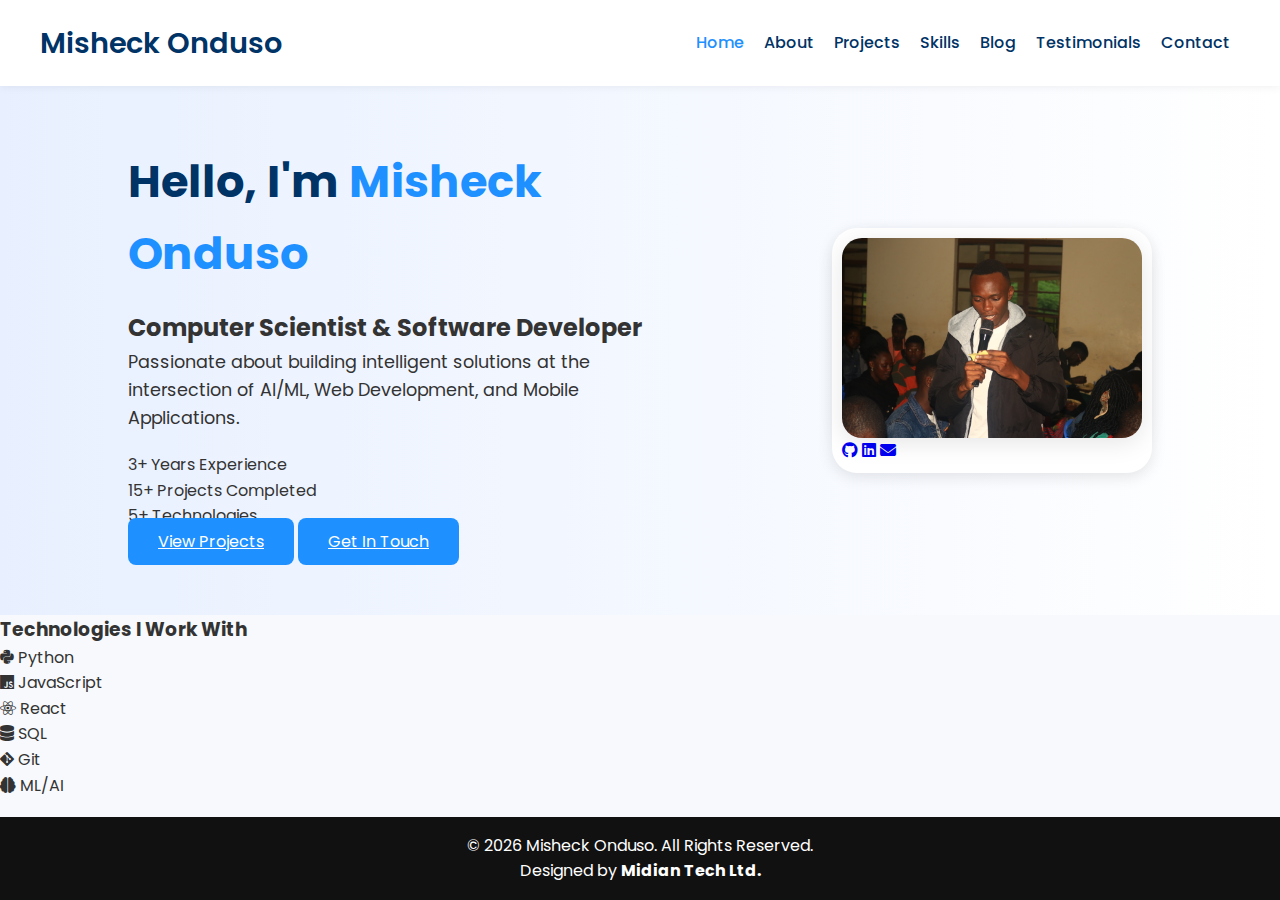
<file: index.html>
<!DOCTYPE html>
<html lang="en">
<head>
    <meta charset="UTF-8" />
    <meta name="viewport" content="width=device-width, initial-scale=1.0"/>
    <meta http-equiv="X-UA-Compatible" content="ie=edge" />
    <meta name="description" content="Misheck Onduso - Computer Scientist | Full-Stack Developer | AI/ML Enthusiast">
    <meta name="keywords" content="computer scientist, software developer, machine learning, web development, portfolio">
    <meta name="author" content="Misheck Onduso">
    <title>Misheck Onduso | Computer Scientist & Software Developer</title>
    <link rel="stylesheet" href="style1.css" />
    <link href="https://fonts.googleapis.com/css2?family=Poppins:wght@300;400;600;700&family=Inter:wght@400;600;700&display=swap" rel="stylesheet" />
    <link rel="stylesheet" href="https://cdnjs.cloudflare.com/ajax/libs/font-awesome/6.4.0/css/all.min.css" />

    <style>
        /* Bounce Animation */
        @keyframes bounce {
            0%, 100% {
                transform: translateY(0);
            }
            50% {
                transform: translateY(-15px); /* Move the button up by 15px */
            }
        }
 


        #cta-button {
            animation: bounce 1s infinite; /* Apply the bounce animation with a 1-second duration and infinite loop */
            padding: 10px 20px;
            font-size: 16px;
            background-color: #007bff;
            color: white;
            border: none;
            border-radius: 5px;
            cursor: pointer;
        }

        #cta-button:hover {
            background-color: #0056b3; /* Change color when hovered */
        }
        /* Hide nav-links by default on small screens */
.nav-links {
    display: none;
    flex-direction: column;
    background-color: #fff;
    position: absolute;
    top: 60px; /* Adjust based on navbar height */
    right: 10px;
    padding: 10px;
    box-shadow: 0 4px 15px rgba(0, 0, 0, 0.1);
    border-radius: 8px;
    z-index: 999;
}

/* Show nav-links when hamburger is clicked */
.nav-links.show {
    display: flex;
}

/* Make nav horizontal again on wider screens */
@media (min-width: 768px) {
    .nav-links {
        display: flex !important;
        flex-direction: row;
        position: static;
        box-shadow: none;
        background-color: transparent;
    }

    .hamburger {
        display: none;
    }
}

/* Optional: style for hamburger icon */
.hamburger {
    font-size: 24px;
    cursor: pointer;
    user-select: none;
}

  


.profile-wrapper {
    background-color: white;
    padding: 10px;
    border-radius: 25px; /* Rounded rectangle */
    display: inline-block;
    box-shadow: 0 4px 15px rgba(0, 0, 0, 0.1);
}

#profile-photo {
    display: block;
    width: 300px;
    height: auto;
    border-radius: 20px; /* Rounded rectangle shape */
    object-fit: cover;
    border: none;
}





    </style>
</head>
<body>

    <header>
        <nav class="navbar">
            <div class="logo">Misheck Onduso</div>
            <div class="hamburger" id="hamburger">&#9776;</div>
            <ul class="nav-links" id="nav-links">
                <li><a href="index.html" class="active">Home</a></li>
                <li><a href="About.html">About</a></li>
                <li><a href="Projects.html">Projects</a></li>
                <li><a href="skills.html">Skills</a></li>
                <li><a href="blog.html">Blog</a></li>
                <li><a href="testimonials.html">Testimonials</a></li>
                <li><a href="contact.html">Contact</a></li>
            </ul>
        </nav>
    </header>

    <section id="home" class="hero-section">
        <div class="home-content">
            <div class="text-content">
                <div class="hero-text">
                    <h1>Hello, I'm <span class="highlight">Misheck Onduso</span></h1>
                    <h2 class="typing-text">Computer Scientist & Software Developer</h2>
                    <p class="hero-description">
                        Passionate about building intelligent solutions at the intersection of 
                        <span class="tech-highlight">AI/ML</span>, 
                        <span class="tech-highlight">Web Development</span>, and 
                        <span class="tech-highlight">Mobile Applications</span>.
                    </p>
                    <div class="hero-stats">
                        <div class="stat-item">
                            <span class="stat-number">3+</span>
                            <span class="stat-label">Years Experience</span>
                        </div>
                        <div class="stat-item">
                            <span class="stat-number">15+</span>
                            <span class="stat-label">Projects Completed</span>
                        </div>
                        <div class="stat-item">
                            <span class="stat-number">5+</span>
                            <span class="stat-label">Technologies</span>
                        </div>
                    </div>
                    <div class="cta-buttons">
                        <a href="Projects.html" class="cta-btn primary">View Projects</a>
                        <a href="contact.html" class="cta-btn secondary">Get In Touch</a>
                    </div>
                </div>
            </div>
           <div class="profile-wrapper">
                <img src="onduso.JPG" alt="Misheck Onduso" id="profile-photo" />
                <div class="social-links">
                    <a href="https://github.com/Midian-Tech" target="_blank" class="social-link"><i class="fab fa-github"></i></a>
                    <a href="https://www.linkedin.com/in/misheck-onduso-6ab358271/?lipi=urn%3Ali%3Apage%3Ad_flagship3_feed%3BGgHYc9i4QnuZidwSzy6YkQ%3D%3D" target="_blank" class="social-link"><i class="fab fa-linkedin"></i></a>
                    <a href="mailto:m2547643@gmail.com" class="social-link"><i class="fas fa-envelope"></i></a>
                </div>
            </div>
        </div>
    </section>

    <section class="tech-stack">
        <div class="container">
            <h3>Technologies I Work With</h3>
            <div class="tech-icons">
                <div class="tech-item">
                    <i class="fab fa-python"></i>
                    <span>Python</span>
                </div>
                <div class="tech-item">
                    <i class="fab fa-js"></i>
                    <span>JavaScript</span>
                </div>
                <div class="tech-item">
                    <i class="fab fa-react"></i>
                    <span>React</span>
                </div>
                <div class="tech-item">
                    <i class="fas fa-database"></i>
                    <span>SQL</span>
                </div>
                <div class="tech-item">
                    <i class="fab fa-git-alt"></i>
                    <span>Git</span>
                </div>
                <div class="tech-item">
                    <i class="fas fa-brain"></i>
                    <span>ML/AI</span>
                </div>
            </div>
        </div>
    </section>

    <footer class="main-footer">
        <p>&copy; 2026 Misheck Onduso. All Rights Reserved.</p>
        <p>Designed by <strong>Midian Tech Ltd.</strong></p>
    </footer>

    <script>
        // Toggle hamburger menu
        const hamburger = document.getElementById('hamburger');
        const navLinks = document.getElementById('nav-links');

        hamburger.addEventListener('click', () => {
            navLinks.classList.toggle('show');
        });

        // Typing animation for hero text
        const typingTexts = [
            'Computer Scientist & Software Developer',
            'Full-Stack Developer',
            'AI/ML Enthusiast',
            'Problem Solver'
        ];
        let textIndex = 0;
        let charIndex = 0;
        let isDeleting = false;
        const typingSpeed = 100;
        const deletingSpeed = 50;
        const pauseTime = 2000;

        function typeText() {
            const currentText = typingTexts[textIndex];
            const typingElement = document.querySelector('.typing-text');
            
            if (!typingElement) return;
            
            if (!isDeleting) {
                typingElement.textContent = currentText.substring(0, charIndex + 1);
                charIndex++;
                
                if (charIndex === currentText.length) {
                    isDeleting = true;
                    setTimeout(typeText, pauseTime);
                    return;
                }
            } else {
                typingElement.textContent = currentText.substring(0, charIndex - 1);
                charIndex--;
                
                if (charIndex === 0) {
                    isDeleting = false;
                    textIndex = (textIndex + 1) % typingTexts.length;
                }
            }
            
            setTimeout(typeText, isDeleting ? deletingSpeed : typingSpeed);
        }

        // Start typing animation
        window.addEventListener('load', () => {
            setTimeout(typeText, 1000);
        });

        // Smooth scroll for navigation
        document.querySelectorAll('a[href^="#"]').forEach(anchor => {
            anchor.addEventListener('click', function (e) {
                e.preventDefault();
                const target = document.querySelector(this.getAttribute('href'));
                if (target) {
                    target.scrollIntoView({ behavior: 'smooth' });
                }
            });
        });
    </script>

</body>
</html>
</file>
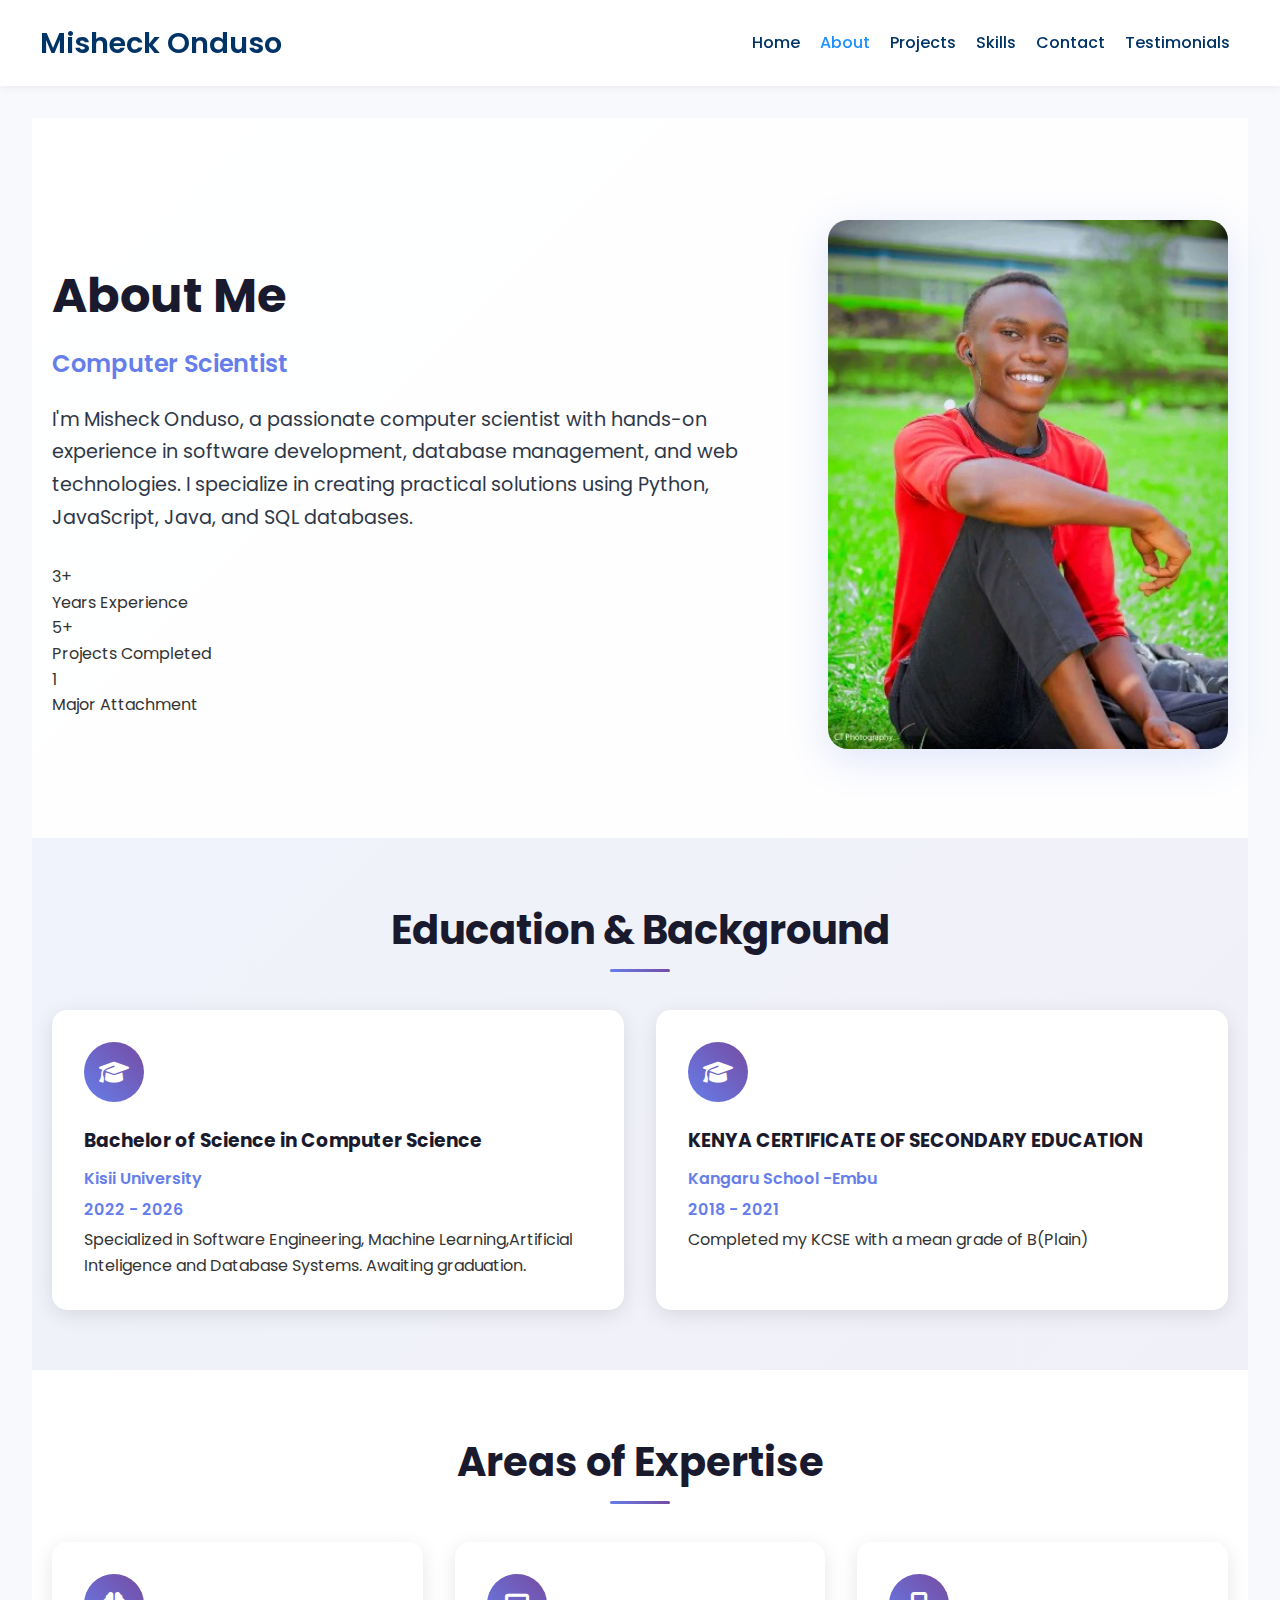
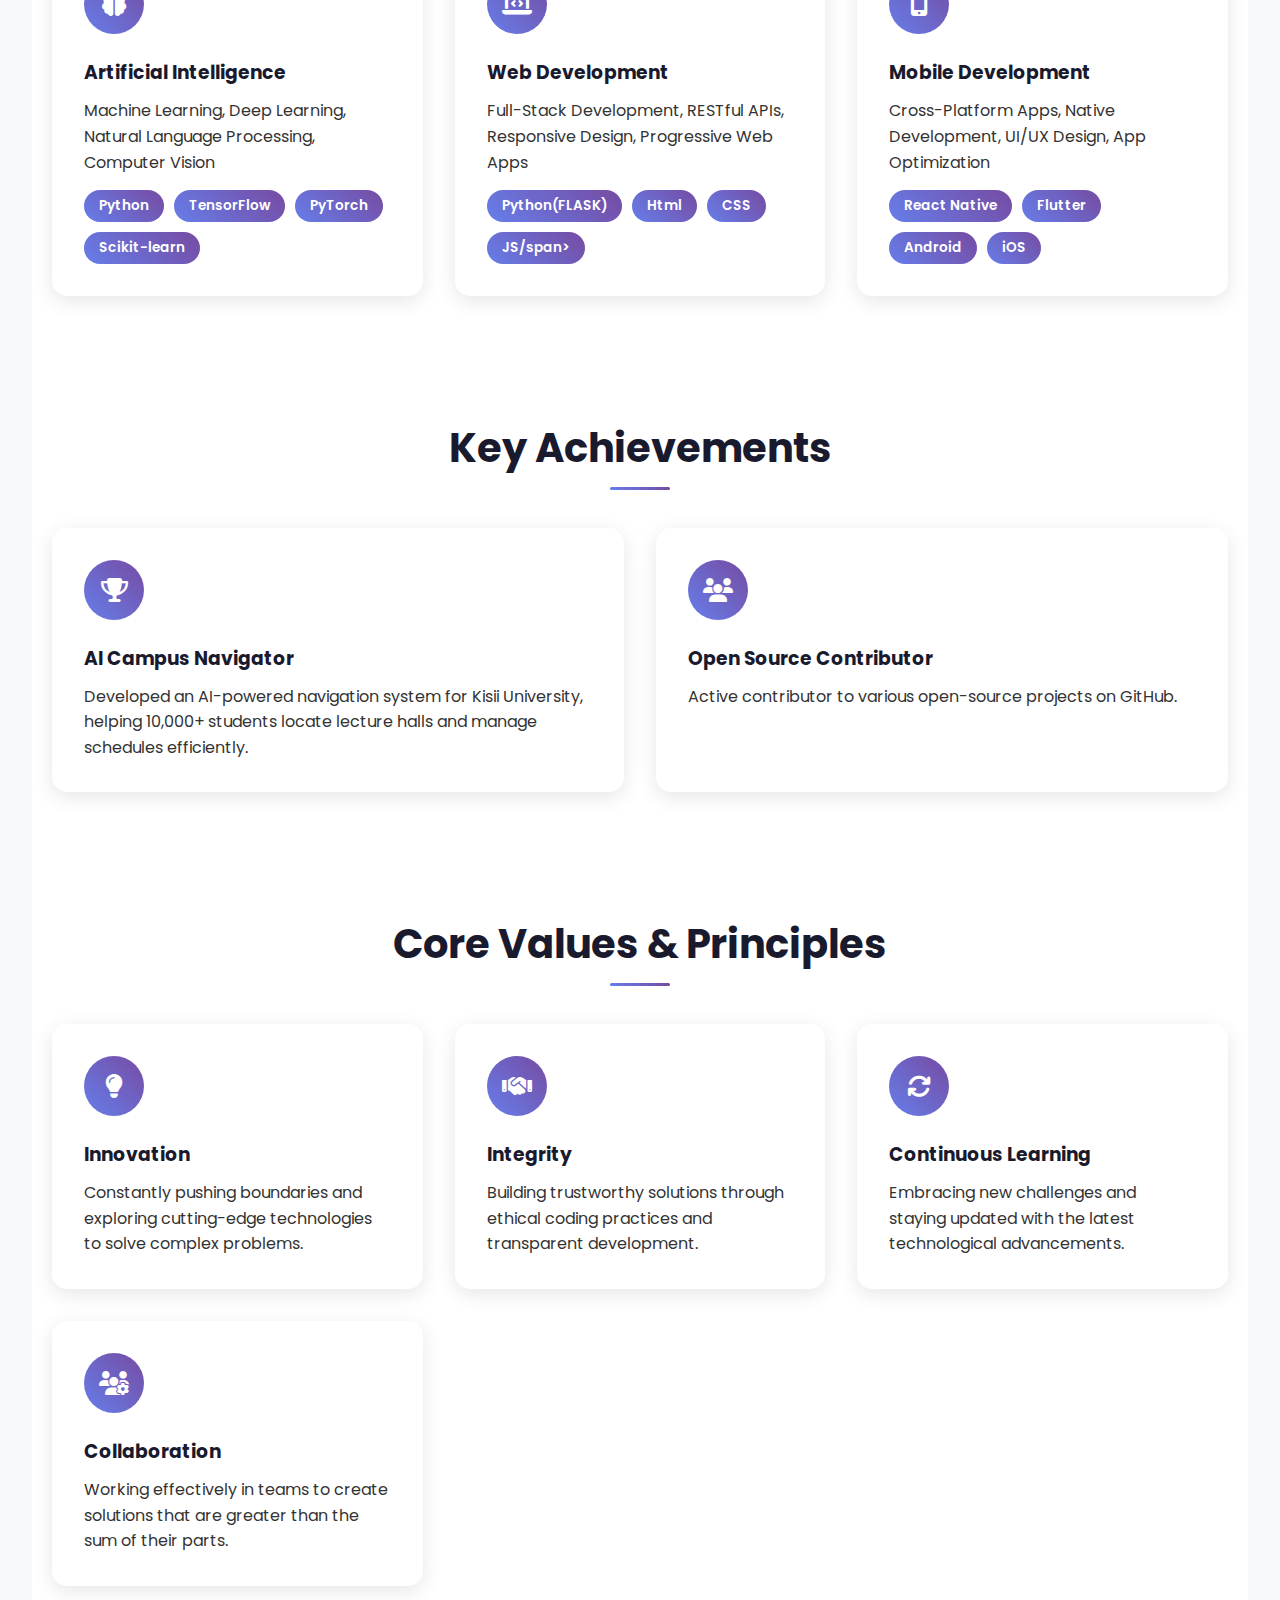
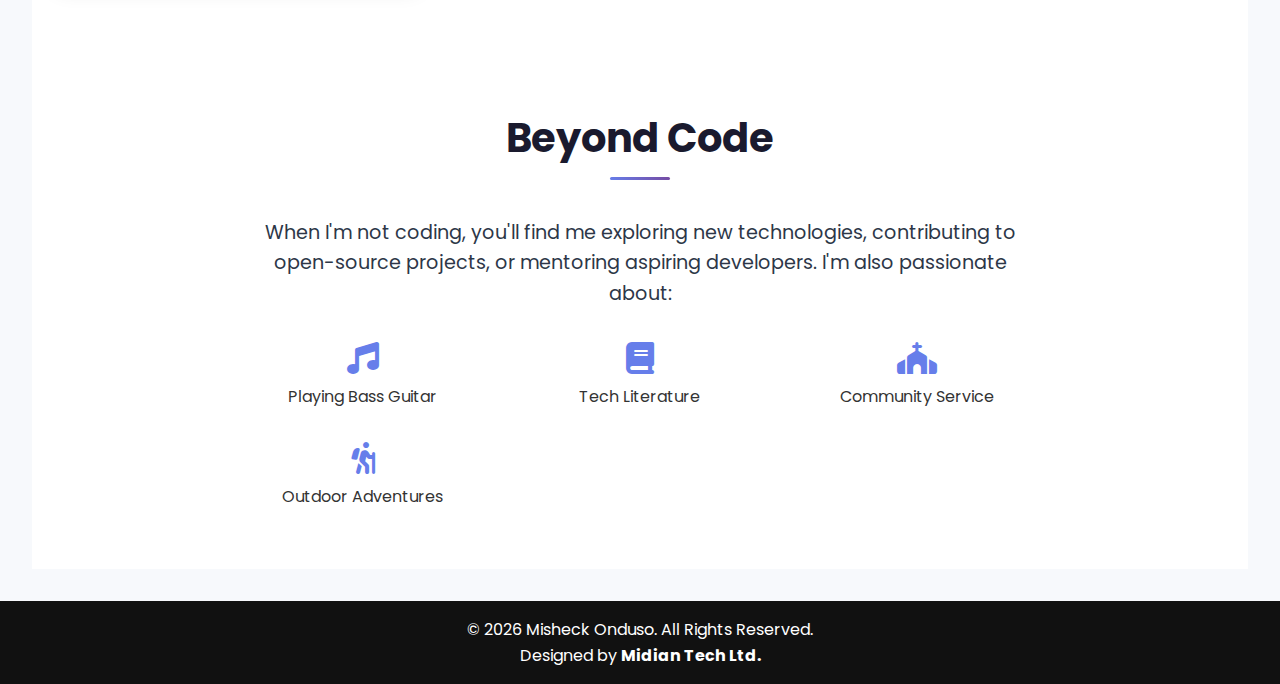
<file: About.html>
<!DOCTYPE html>
<html lang="en">
<head>
  <meta charset="UTF-8" />
  <meta name="viewport" content="width=device-width, initial-scale=1.0"/>
  <meta http-equiv="X-UA-Compatible" content="ie=edge" />
  <meta name="description" content="Learn about Misheck Onduso - Computer Scientist with expertise in AI/ML, Web Development, and Software Engineering">
  <title>About | Misheck Onduso - Computer Scientist</title>
  <link rel="stylesheet" href="style1.css" />
  <link href="https://fonts.googleapis.com/css2?family=Poppins:wght@300;400;600;700&family=Inter:wght@400;600;700&display=swap" rel="stylesheet" />
  <link rel="stylesheet" href="https://cdnjs.cloudflare.com/ajax/libs/font-awesome/6.4.0/css/all.min.css" />
  <style>
    .about-hero {
      background: linear-gradient(135deg, rgba(255,255,255,0.95) 0%, rgba(255,255,255,0.85) 100%);
      padding: 80px 20px 60px;
      min-height: 80vh;
      display: flex;
      align-items: center;
    }
    
    .about-intro {
      display: flex;
      gap: 3rem;
      align-items: center;
      max-width: 1200px;
      margin: 0 auto;
    }
    
    .about-text h1 {
      font-size: 3rem;
      font-weight: 700;
      color: #1a1a2e;
      margin-bottom: 10px;
    }
    
    .subtitle {
      font-size: 1.5rem;
      color: #667eea;
      font-weight: 600;
      margin-bottom: 20px;
    }
    
    .about-description {
      font-size: 1.2rem;
      line-height: 1.7;
      color: #2d3748;
      margin-bottom: 30px;
    }
    
    .highlight {
      color: #667eea;
      font-weight: 600;
      position: relative;
    }
    
    .quick-stats {
      display: flex;
      gap: 2rem;
      margin-top: 30px;
    }
    
    .stat {
      display: flex;
      align-items: center;
      gap: 10px;
    }
    
    .stat i {
      color: #667eea;
      font-size: 1.2rem;
    }
    
    .about-image {
      flex: 0 0 400px;
    }
    
    .about-image img {
      width: 100%;
      border-radius: 20px;
      box-shadow: 0 10px 40px rgba(102, 126, 234, 0.2);
    }
    
    .education-section, .expertise-section, .achievements-section, .values-section, .interests-section {
      padding: 60px 20px;
      background: rgba(255, 255, 255, 0.95);
    }
    
    .education-section:nth-child(even), .expertise-section:nth-child(even) {
      background: linear-gradient(135deg, rgba(102, 126, 234, 0.05) 0%, rgba(118, 75, 162, 0.05) 100%);
    }
    
    .container {
      max-width: 1200px;
      margin: 0 auto;
    }
    
    h2 {
      font-size: 2.5rem;
      font-weight: 700;
      color: #1a1a2e;
      text-align: center;
      margin-bottom: 3rem;
      position: relative;
    }
    
    h2::after {
      content: '';
      position: absolute;
      bottom: -10px;
      left: 50%;
      transform: translateX(-50%);
      width: 60px;
      height: 3px;
      background: linear-gradient(45deg, #667eea, #764ba2);
      border-radius: 2px;
    }
    
    .education-grid, .expertise-grid, .achievements-grid, .values-grid {
      display: grid;
      grid-template-columns: repeat(auto-fit, minmax(350px, 1fr));
      gap: 2rem;
      margin-top: 3rem;
    }
    
    .education-item, .expertise-card, .achievement-item, .value-item {
      background: white;
      padding: 2rem;
      border-radius: 15px;
      box-shadow: 0 5px 20px rgba(0, 0, 0, 0.1);
      transition: transform 0.3s ease;
    }
    
    .education-item:hover, .expertise-card:hover, .achievement-item:hover, .value-item:hover {
      transform: translateY(-5px);
    }
    
    .edu-icon, .expertise-icon, .achievement-icon, .value-icon {
      width: 60px;
      height: 60px;
      border-radius: 50%;
      background: linear-gradient(45deg, #667eea, #764ba2);
      display: flex;
      align-items: center;
      justify-content: center;
      color: white;
      font-size: 1.5rem;
      margin-bottom: 1.5rem;
    }
    
    .edu-content h3, .expertise-card h3, .achievement-item h3, .value-item h3 {
      color: #1a1a2e;
      margin-bottom: 10px;
    }
    
    .institution, .period {
      color: #667eea;
      font-weight: 600;
      margin-bottom: 5px;
    }
    
    .tech-tags {
      display: flex;
      flex-wrap: wrap;
      gap: 10px;
      margin-top: 15px;
    }
    
    .tech-tags span {
      background: linear-gradient(45deg, #667eea, #764ba2);
      color: white;
      padding: 5px 15px;
      border-radius: 20px;
      font-size: 0.85rem;
      font-weight: 600;
    }
    
    .interests-content {
      text-align: center;
      max-width: 800px;
      margin: 0 auto;
    }
    
    .interests-content p {
      font-size: 1.2rem;
      margin-bottom: 2rem;
      color: #2d3748;
    }
    
    .interests-grid {
      display: grid;
      grid-template-columns: repeat(auto-fit, minmax(200px, 1fr));
      gap: 2rem;
      margin-top: 2rem;
    }
    
    .interest-item {
      display: flex;
      flex-direction: column;
      align-items: center;
      gap: 10px;
    }
    
    .interest-item i {
      font-size: 2rem;
      color: #667eea;
    }
    
    @media (max-width: 768px) {
      .about-intro {
        flex-direction: column;
        text-align: center;
      }
      
      .about-image {
        flex: 0 0 300px;
      }
      
      .quick-stats {
        justify-content: center;
      }
      
      .education-grid, .expertise-grid, .achievements-grid, .values-grid {
        grid-template-columns: 1fr;
      }
    }
  </style>
</head>
<body>

  <header>
    <nav class="navbar">
      <div class="logo">Misheck Onduso</div>
      <div class="hamburger" id="hamburger">&#9776;</div>
      <ul class="nav-links" id="nav-links">
        <li><a href="index.html">Home</a></li>
        <li><a href="About.html" class="active">About</a></li>
        <li><a href="Projects.html">Projects</a></li>
        <li><a href="skills.html">Skills</a></li>
        <li><a href="contact.html">Contact</a></li>
         <li><a href="testimonials.html">Testimonials</a></li>
      </ul>
    </nav>
  </header>

  <main class="about-page">
    <section class="about-hero">
      <div class="container">
        <div class="about-intro">
          <div class="about-text">
            <h1>About Me</h1>
            <div class="subtitle">Computer Scientist </div>
            <p class="about-description">
              I'm Misheck Onduso, a passionate computer scientist with hands-on experience in software development, database management, and web technologies. I specialize in creating practical solutions using Python, JavaScript, Java, and SQL databases.
            </p>
            <div class="about-stats">
              <div class="stat-item">
                <div class="stat-number">3+</div>
                <div class="stat-label">Years Experience</div>
              </div>
              <div class="stat-item">
                <div class="stat-number">5+</div>
                <div class="stat-label">Projects Completed</div>
              </div>
              <div class="stat-item">
                <div class="stat-number">1</div>
                <div class="stat-label">Major Attachment</div>
              </div>
            </div>
          </div>
          <div class="about-image">
            <img src="me.jpg" alt="Misheck Onduso - Computer Scientist">
          </div>
        </div>
      </div>
    </section>

    <section class="education-section">
      <div class="container">
        <h2>Education & Background</h2>
        <div class="education-grid">
          <div class="education-item">
            <div class="edu-icon">
              <i class="fas fa-graduation-cap"></i>
            </div>
            <div class="edu-content">
              <h3>Bachelor of Science in Computer Science</h3>
              <p class="institution">Kisii University</p>
              <p class="period">2022 - 2026</p>
              <p class="description">Specialized in Software Engineering, Machine Learning,Artificial Inteligence and Database Systems. Awaiting graduation.</p>
            </div>
          </div>
          <div class="education-item">
            <div class="edu-icon">
              <i class="fas fa-graduation-cap"></i>
            </div>
            <div class="edu-content">
              <h3>KENYA CERTIFICATE OF SECONDARY EDUCATION</h3>
              <p class="institution">Kangaru School -Embu</p>
              <p class="period">2018 - 2021</p>
              <p class="description">Completed my KCSE with a mean grade of B(Plain)</p>
            </div>
          </div>
        </div>
      </div>
    </section>

    <section class="expertise-section">
      <div class="container">
        <h2>Areas of Expertise</h2>
        <div class="expertise-grid">
          <div class="expertise-card">
            <div class="expertise-icon">
              <i class="fas fa-brain"></i>
            </div>
            <h3>Artificial Intelligence</h3>
            <p>Machine Learning, Deep Learning, Natural Language Processing, Computer Vision</p>
            <div class="tech-tags">
              <span>Python</span>
              <span>TensorFlow</span>
              <span>PyTorch</span>
              <span>Scikit-learn</span>
            </div>
          </div>
          <div class="expertise-card">
            <div class="expertise-icon">
              <i class="fas fa-laptop-code"></i>
            </div>
            <h3>Web Development</h3>
            <p>Full-Stack Development, RESTful APIs, Responsive Design, Progressive Web Apps</p>
            <div class="tech-tags">
              <span>Python(FLASK)</span>
              <span>Html</span>
              <span>CSS</span>
              <span>JS/span>
            </div>
          </div>
          <div class="expertise-card">
            <div class="expertise-icon">
              <i class="fas fa-mobile-alt"></i>
            </div>
            <h3>Mobile Development</h3>
            <p>Cross-Platform Apps, Native Development, UI/UX Design, App Optimization</p>
            <div class="tech-tags">
              <span>React Native</span>
              <span>Flutter</span>
              <span>Android</span>
              <span>iOS</span>
            </div>
          </div>
        </div>
      </div>
    </section>

    <section class="achievements-section">
      <div class="container">
        <h2>Key Achievements</h2>
        <div class="achievements-grid">
          <div class="achievement-item">
            <div class="achievement-icon">
              <i class="fas fa-trophy"></i>
            </div>
            <h3>AI Campus Navigator</h3>
            <p>Developed an AI-powered navigation system for Kisii University, helping 10,000+ students locate lecture halls and manage schedules efficiently.</p>
          </div>
          
          <div class="achievement-item">
            <div class="achievement-icon">
              <i class="fas fa-users"></i>
            </div>
            <h3>Open Source Contributor</h3>
            <p>Active contributor to various open-source projects  on GitHub.</p>
          </div>
        </div>
      </div>
    </section>

    <section class="values-section">
      <div class="container">
        <h2>Core Values & Principles</h2>
        <div class="values-grid">
          <div class="value-item">
            <div class="value-icon">
              <i class="fas fa-lightbulb"></i>
            </div>
            <h3>Innovation</h3>
            <p>Constantly pushing boundaries and exploring cutting-edge technologies to solve complex problems.</p>
          </div>
          <div class="value-item">
            <div class="value-icon">
              <i class="fas fa-handshake"></i>
            </div>
            <h3>Integrity</h3>
            <p>Building trustworthy solutions through ethical coding practices and transparent development.</p>
          </div>
          <div class="value-item">
            <div class="value-icon">
              <i class="fas fa-sync"></i>
            </div>
            <h3>Continuous Learning</h3>
            <p>Embracing new challenges and staying updated with the latest technological advancements.</p>
          </div>
          <div class="value-item">
            <div class="value-icon">
              <i class="fas fa-users-cog"></i>
            </div>
            <h3>Collaboration</h3>
            <p>Working effectively in teams to create solutions that are greater than the sum of their parts.</p>
          </div>
        </div>
      </div>
    </section>

    <section class="interests-section">
      <div class="container">
        <h2>Beyond Code</h2>
        <div class="interests-content">
          <p>When I'm not coding, you'll find me exploring new technologies, contributing to open-source projects, or mentoring aspiring developers. I'm also passionate about:</p>
          <div class="interests-grid">
            <div class="interest-item">
              <i class="fas fa-music"></i>
              <span>Playing Bass Guitar</span>
            </div>
            <div class="interest-item">
              <i class="fas fa-book"></i>
              <span>Tech Literature</span>
            </div>
            <div class="interest-item">
              <i class="fas fa-church"></i>
              <span>Community Service</span>
            </div>
            <div class="interest-item">
              <i class="fas fa-hiking"></i>
              <span>Outdoor Adventures</span>
            </div>
          </div>
        </div>
      </div>
    </section>
  </main>

  <footer class="main-footer">
    <p>&copy; 2026 Misheck Onduso. All Rights Reserved.</p>
    <p>Designed by <strong>Midian Tech Ltd.</strong></p>
  </footer>

  <script>
    const hamburger = document.getElementById('hamburger');
    const navLinks = document.getElementById('nav-links');
    hamburger.addEventListener('click', () => {
      navLinks.classList.toggle('show');
    });
  </script>
  <script src="script.js"></script>
</body>
</html>
</file>
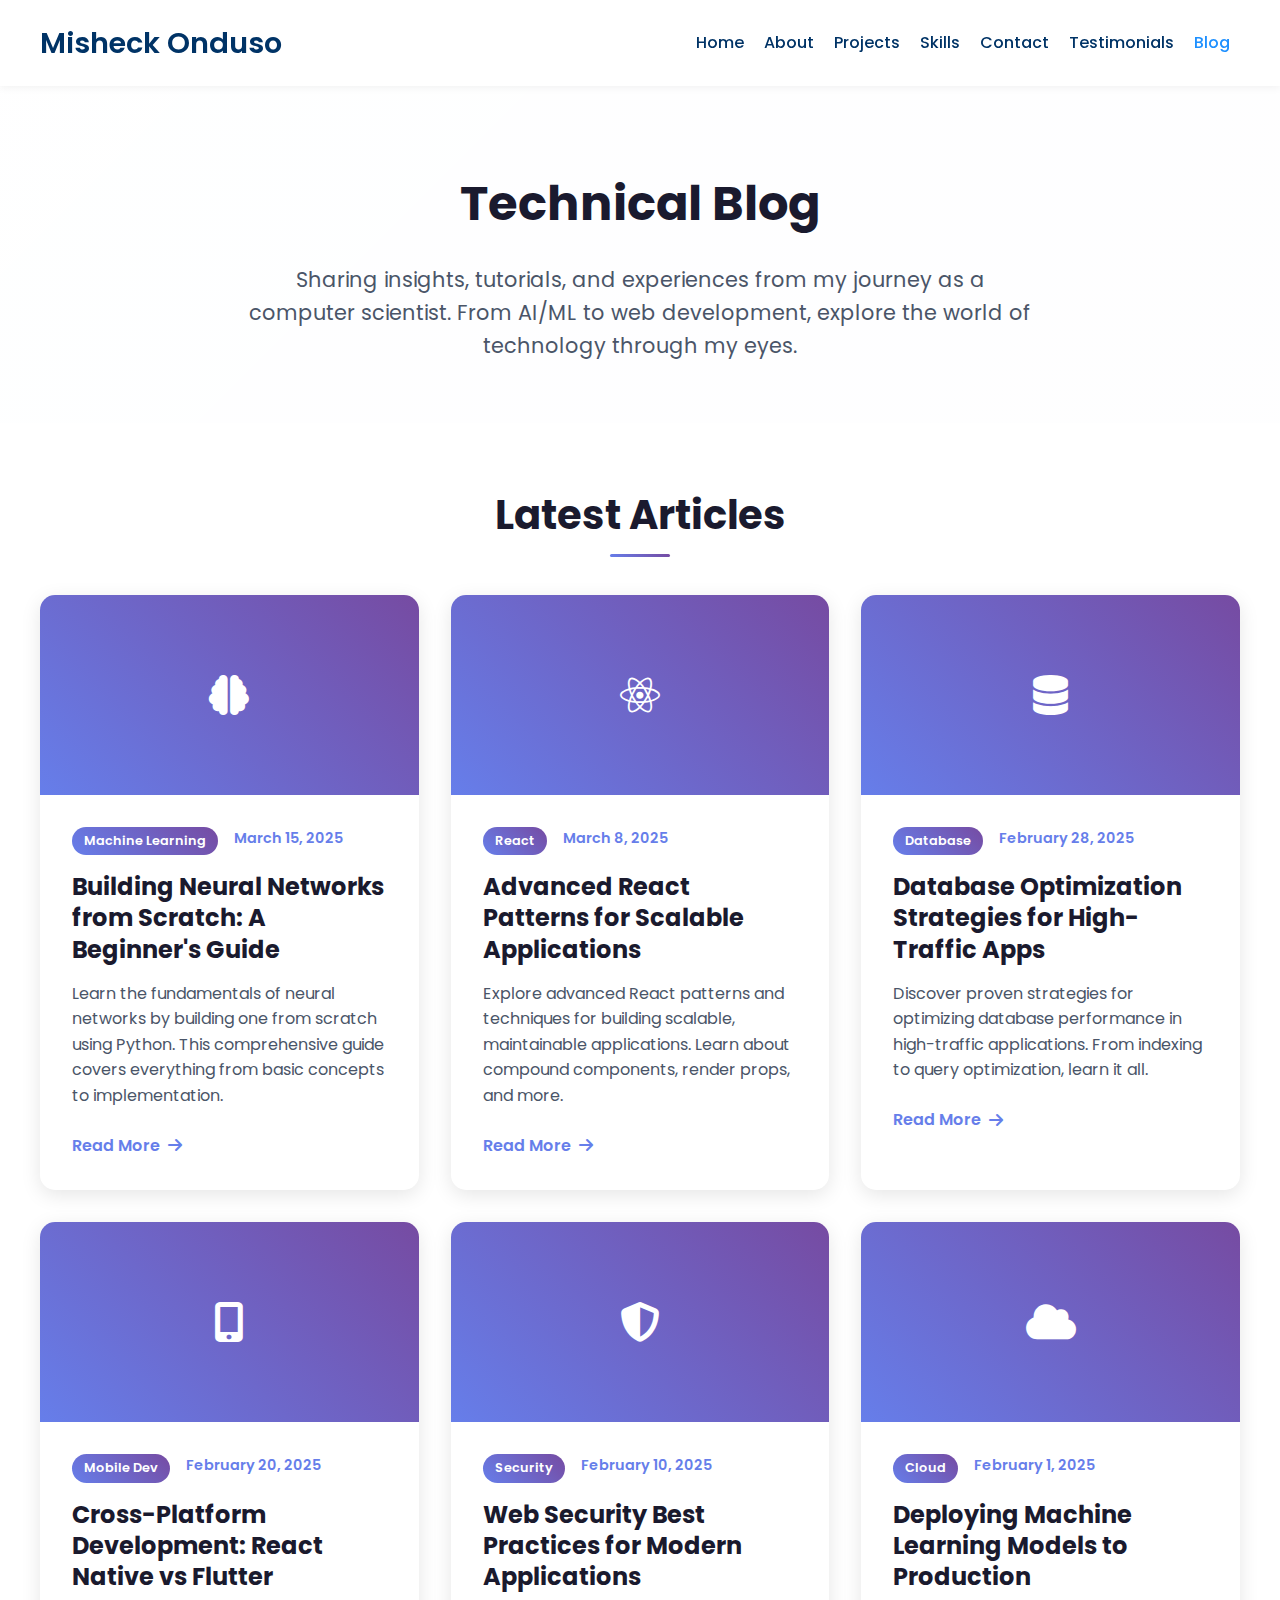
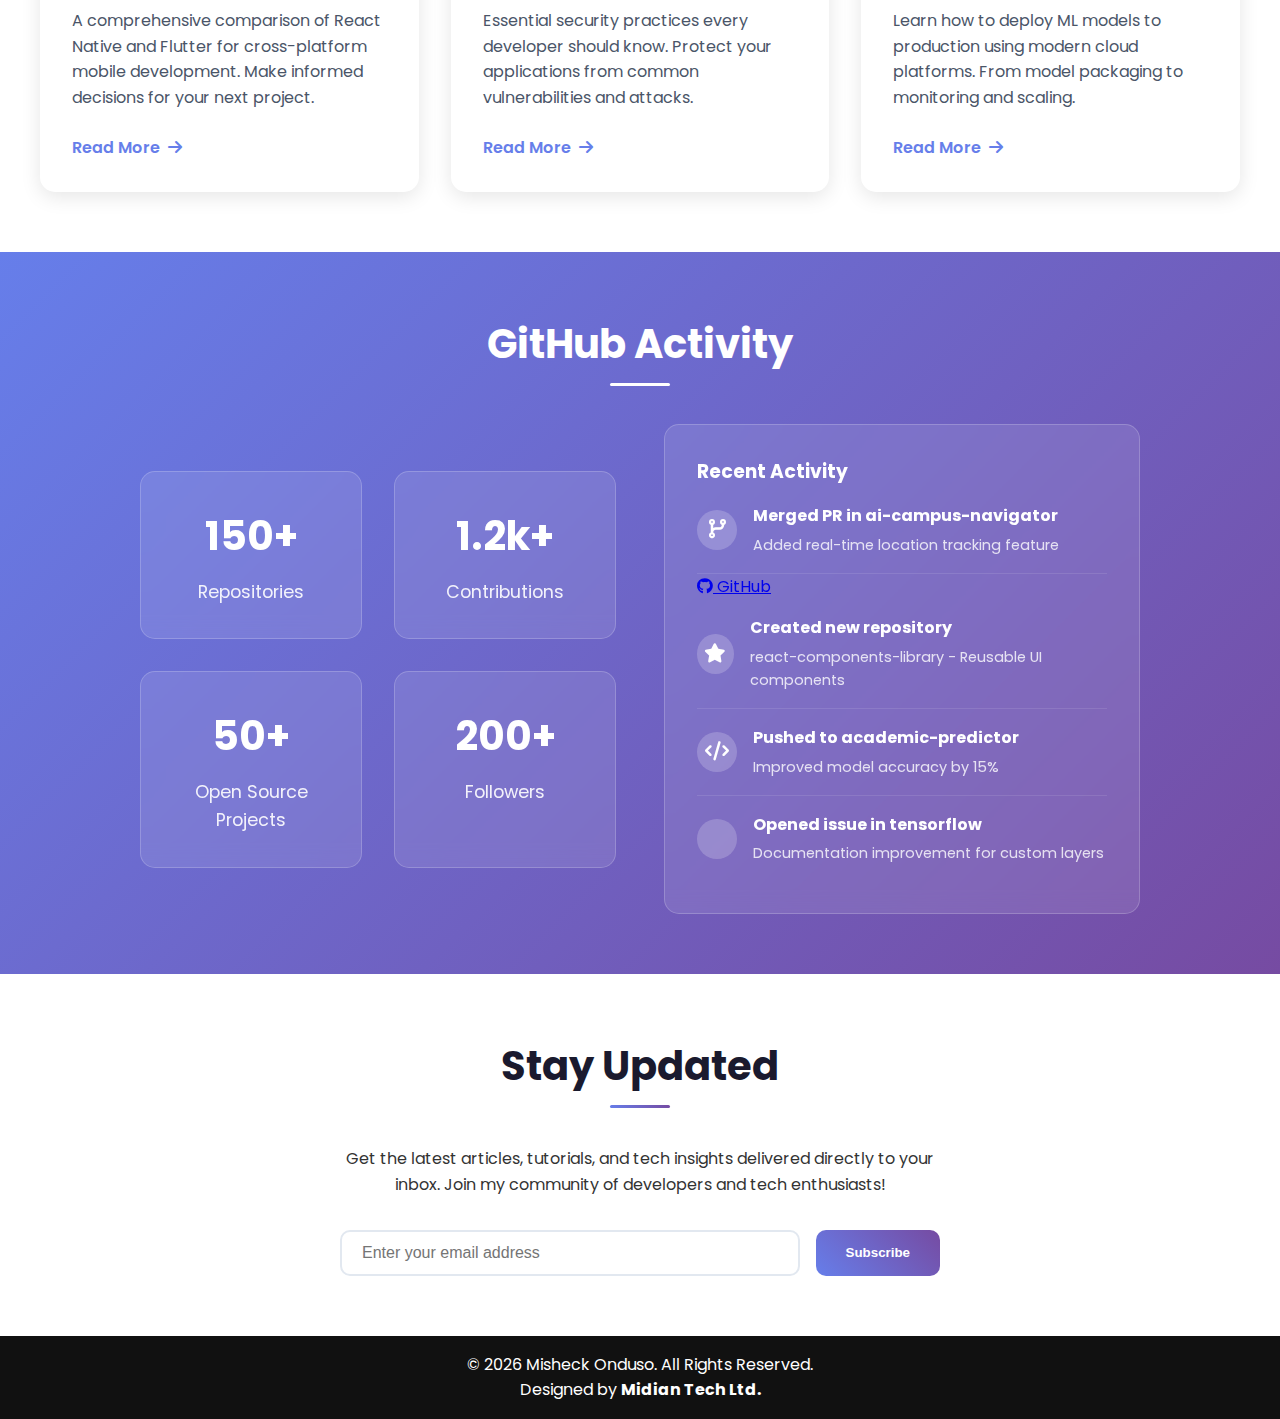
<file: blog.html>
<!DOCTYPE html>
<html lang="en">
<head>
  <meta charset="UTF-8" />
  <meta name="viewport" content="width=device-width, initial-scale=1.0"/>
  <meta http-equiv="X-UA-Compatible" content="ie=edge" />
  <meta name="description" content="Technical blog by Misheck Onduso - Computer Scientist. Articles on AI/ML, web development, software engineering, and technology trends.">
  <title>Blog | Misheck Onduso - Computer Scientist</title>
  <link rel="stylesheet" href="style1.css" />
  <link href="https://fonts.googleapis.com/css2?family=Poppins:wght@300;400;600;700&family=Inter:wght@400;600;700&display=swap" rel="stylesheet" />
  <link rel="stylesheet" href="https://cdnjs.cloudflare.com/ajax/libs/font-awesome/6.4.0/css/all.min.css" />
  <style>
    .blog-hero {
      background: linear-gradient(135deg, rgba(255,255,255,0.95) 0%, rgba(255,255,255,0.85) 100%);
      padding: 80px 20px 60px;
      text-align: center;
    }
    
    .blog-hero h1 {
      font-size: 3rem;
      font-weight: 700;
      color: #1a1a2e;
      margin-bottom: 20px;
    }
    
    .blog-hero p {
      font-size: 1.3rem;
      color: #4a5568;
      max-width: 800px;
      margin: 0 auto;
      line-height: 1.6;
    }
    
    .blog-section {
      padding: 60px 20px;
      background: rgba(255, 255, 255, 0.95);
    }
    
    .blog-section:nth-child(even) {
      background: linear-gradient(135deg, rgba(102, 126, 234, 0.05) 0%, rgba(118, 75, 162, 0.05) 100%);
    }
    
    .container {
      max-width: 1200px;
      margin: 0 auto;
    }
    
    .section-title {
      font-size: 2.5rem;
      font-weight: 700;
      color: #1a1a2e;
      text-align: center;
      margin-bottom: 3rem;
      position: relative;
    }
    
    .section-title::after {
      content: '';
      position: absolute;
      bottom: -10px;
      left: 50%;
      transform: translateX(-50%);
      width: 60px;
      height: 3px;
      background: linear-gradient(45deg, #667eea, #764ba2);
      border-radius: 2px;
    }
    
    .blog-grid {
      display: grid;
      grid-template-columns: repeat(auto-fit, minmax(350px, 1fr));
      gap: 2rem;
      margin-top: 3rem;
    }
    
    .blog-card {
      background: white;
      border-radius: 15px;
      overflow: hidden;
      box-shadow: 0 5px 20px rgba(0, 0, 0, 0.1);
      transition: transform 0.3s ease;
    }
    
    .blog-card:hover {
      transform: translateY(-5px);
    }
    
    .blog-image {
      width: 100%;
      height: 200px;
      background: linear-gradient(45deg, #667eea, #764ba2);
      display: flex;
      align-items: center;
      justify-content: center;
      color: white;
      font-size: 2.5rem;
      position: relative;
    }
    
    .blog-content {
      padding: 2rem;
    }
    
    .blog-meta {
      display: flex;
      gap: 1rem;
      margin-bottom: 1rem;
      flex-wrap: wrap;
    }
    
    .blog-tag {
      background: linear-gradient(45deg, #667eea, #764ba2);
      color: white;
      padding: 4px 12px;
      border-radius: 20px;
      font-size: 0.8rem;
      font-weight: 600;
    }
    
    .blog-date {
      color: #667eea;
      font-size: 0.9rem;
      font-weight: 600;
    }
    
    .blog-title {
      font-size: 1.5rem;
      font-weight: 700;
      color: #1a1a2e;
      margin-bottom: 1rem;
      line-height: 1.3;
    }
    
    .blog-excerpt {
      color: #4a5568;
      line-height: 1.6;
      margin-bottom: 1.5rem;
    }
    
    .read-more {
      display: inline-flex;
      align-items: center;
      gap: 8px;
      color: #667eea;
      font-weight: 600;
      text-decoration: none;
      transition: all 0.3s ease;
    }
    
    .read-more:hover {
      color: #764ba2;
      transform: translateX(5px);
    }
    
    .github-section {
      background: linear-gradient(135deg, #667eea 0%, #764ba2 100%);
      color: white;
      padding: 60px 20px;
    }
    
    .github-section h2 {
      color: white;
    }
    
    .github-section h2::after {
      background: white;
    }
    
    .github-content {
      display: grid;
      grid-template-columns: 1fr 1fr;
      gap: 3rem;
      align-items: center;
      max-width: 1000px;
      margin: 0 auto;
    }
    
    .github-stats {
      display: grid;
      grid-template-columns: repeat(2, 1fr);
      gap: 2rem;
    }
    
    .github-stat-card {
      background: rgba(255, 255, 255, 0.1);
      backdrop-filter: blur(10px);
      border: 1px solid rgba(255, 255, 255, 0.2);
      padding: 2rem;
      border-radius: 15px;
      text-align: center;
      transition: transform 0.3s ease;
    }
    
    .github-stat-card:hover {
      transform: translateY(-5px);
      background: rgba(255, 255, 255, 0.15);
    }
    
    .stat-number {
      font-size: 2.5rem;
      font-weight: 700;
      margin-bottom: 10px;
    }
    
    .stat-label {
      font-size: 1.1rem;
      opacity: 0.9;
    }
    
    .github-activity {
      background: rgba(255, 255, 255, 0.1);
      backdrop-filter: blur(10px);
      border: 1px solid rgba(255, 255, 255, 0.2);
      padding: 2rem;
      border-radius: 15px;
    }
    
    .activity-item {
      display: flex;
      align-items: center;
      gap: 1rem;
      padding: 1rem 0;
      border-bottom: 1px solid rgba(255, 255, 255, 0.1);
    }
    
    .activity-item:last-child {
      border-bottom: none;
    }
    
    .activity-icon {
      width: 40px;
      height: 40px;
      border-radius: 50%;
      background: rgba(255, 255, 255, 0.2);
      display: flex;
      align-items: center;
      justify-content: center;
      font-size: 1.2rem;
    }
    
    .activity-content h4 {
      margin-bottom: 5px;
    }
    
    .activity-content p {
      opacity: 0.8;
      font-size: 0.9rem;
    }
    
    .newsletter-section {
      padding: 60px 20px;
      background: rgba(255, 255, 255, 0.95);
    }
    
    .newsletter-content {
      max-width: 600px;
      margin: 0 auto;
      text-align: center;
    }
    
    .newsletter-form {
      display: flex;
      gap: 1rem;
      margin-top: 2rem;
      flex-wrap: wrap;
    }
    
    .newsletter-input {
      flex: 1;
      padding: 12px 20px;
      border: 2px solid #e2e8f0;
      border-radius: 10px;
      font-size: 1rem;
      min-width: 250px;
    }
    
    .newsletter-btn {
      background: linear-gradient(45deg, #667eea, #764ba2);
      color: white;
      padding: 12px 30px;
      border: none;
      border-radius: 10px;
      font-weight: 600;
      cursor: pointer;
      transition: all 0.3s ease;
    }
    
    .newsletter-btn:hover {
      transform: translateY(-2px);
      box-shadow: 0 5px 20px rgba(102, 126, 234, 0.4);
    }
    
    @media (max-width: 768px) {
      .blog-hero h1 {
        font-size: 2rem;
      }
      
      .blog-grid {
        grid-template-columns: 1fr;
      }
      
      .github-content {
        grid-template-columns: 1fr;
        gap: 2rem;
      }
      
      .github-stats {
        grid-template-columns: 1fr;
      }
      
      .newsletter-form {
        flex-direction: column;
      }
      
      .newsletter-input {
        min-width: 100%;
      }
    }
  </style>
</head>
<body>

  <header>
    <nav class="navbar">
      <div class="logo">Misheck Onduso</div>
      <div class="hamburger" id="hamburger">&#9776;</div>
      <ul class="nav-links" id="nav-links">
        <li><a href="index.html">Home</a></li>
        <li><a href="About.html">About</a></li>
        <li><a href="Projects.html">Projects</a></li>
        <li><a href="skills.html">Skills</a></li>
        <li><a href="contact.html">Contact</a></li>
        <li><a href="testimonials.html">Testimonials</a></li>
        <li><a href="blog.html" class="active">Blog</a></li>
      </ul>
    </nav>
  </header>

  <section class="blog-hero">
    <div class="container">
      <h1>Technical Blog</h1>
      <p>Sharing insights, tutorials, and experiences from my journey as a computer scientist. From AI/ML to web development, explore the world of technology through my eyes.</p>
    </div>
  </section>

  <section class="blog-section">
    <div class="container">
      <h2 class="section-title">Latest Articles</h2>
      <div class="blog-grid">
        <article class="blog-card">
          <div class="blog-image">
            <i class="fas fa-brain"></i>
          </div>
          <div class="blog-content">
            <div class="blog-meta">
              <span class="blog-tag">Machine Learning</span>
              <span class="blog-date">March 15, 2025</span>
            </div>
            <h3 class="blog-title">Building Neural Networks from Scratch: A Beginner's Guide</h3>
            <p class="blog-excerpt">Learn the fundamentals of neural networks by building one from scratch using Python. This comprehensive guide covers everything from basic concepts to implementation.</p>
            <a href="#" class="read-more">
              Read More <i class="fas fa-arrow-right"></i>
            </a>
          </div>
        </article>

        <article class="blog-card">
          <div class="blog-image">
            <i class="fab fa-react"></i>
          </div>
          <div class="blog-content">
            <div class="blog-meta">
              <span class="blog-tag">React</span>
              <span class="blog-date">March 8, 2025</span>
            </div>
            <h3 class="blog-title">Advanced React Patterns for Scalable Applications</h3>
            <p class="blog-excerpt">Explore advanced React patterns and techniques for building scalable, maintainable applications. Learn about compound components, render props, and more.</p>
            <a href="#" class="read-more">
              Read More <i class="fas fa-arrow-right"></i>
            </a>
          </div>
        </article>

        <article class="blog-card">
          <div class="blog-image">
            <i class="fas fa-database"></i>
          </div>
          <div class="blog-content">
            <div class="blog-meta">
              <span class="blog-tag">Database</span>
              <span class="blog-date">February 28, 2025</span>
            </div>
            <h3 class="blog-title">Database Optimization Strategies for High-Traffic Apps</h3>
            <p class="blog-excerpt">Discover proven strategies for optimizing database performance in high-traffic applications. From indexing to query optimization, learn it all.</p>
            <a href="#" class="read-more">
              Read More <i class="fas fa-arrow-right"></i>
            </a>
          </div>
        </article>

        <article class="blog-card">
          <div class="blog-image">
            <i class="fas fa-mobile-alt"></i>
          </div>
          <div class="blog-content">
            <div class="blog-meta">
              <span class="blog-tag">Mobile Dev</span>
              <span class="blog-date">February 20, 2025</span>
            </div>
            <h3 class="blog-title">Cross-Platform Development: React Native vs Flutter</h3>
            <p class="blog-excerpt">A comprehensive comparison of React Native and Flutter for cross-platform mobile development. Make informed decisions for your next project.</p>
            <a href="#" class="read-more">
              Read More <i class="fas fa-arrow-right"></i>
            </a>
          </div>
        </article>

        <article class="blog-card">
          <div class="blog-image">
            <i class="fas fa-shield-alt"></i>
          </div>
          <div class="blog-content">
            <div class="blog-meta">
              <span class="blog-tag">Security</span>
              <span class="blog-date">February 10, 2025</span>
            </div>
            <h3 class="blog-title">Web Security Best Practices for Modern Applications</h3>
            <p class="blog-excerpt">Essential security practices every developer should know. Protect your applications from common vulnerabilities and attacks.</p>
            <a href="#" class="read-more">
              Read More <i class="fas fa-arrow-right"></i>
            </a>
          </div>
        </article>

        <article class="blog-card">
          <div class="blog-image">
            <i class="fas fa-cloud"></i>
          </div>
          <div class="blog-content">
            <div class="blog-meta">
              <span class="blog-tag">Cloud</span>
              <span class="blog-date">February 1, 2025</span>
            </div>
            <h3 class="blog-title">Deploying Machine Learning Models to Production</h3>
            <p class="blog-excerpt">Learn how to deploy ML models to production using modern cloud platforms. From model packaging to monitoring and scaling.</p>
            <a href="#" class="read-more">
              Read More <i class="fas fa-arrow-right"></i>
            </a>
          </div>
        </article>
      </div>
    </div>
  </section>

  <section class="github-section">
    <div class="container">
      <h2 class="section-title">GitHub Activity</h2>
      <div class="github-content">
        <div class="github-stats">
          <div class="github-stat-card">
            <div class="stat-number">150+</div>
            <div class="stat-label">Repositories</div>
          </div>
          <div class="github-stat-card">
            <div class="stat-number">1.2k+</div>
            <div class="stat-label">Contributions</div>
          </div>
          <div class="github-stat-card">
            <div class="stat-number">50+</div>
            <div class="stat-label">Open Source Projects</div>
          </div>
          <div class="github-stat-card">
            <div class="stat-number">200+</div>
            <div class="stat-label">Followers</div>
          </div>
        </div>
        
        <div class="github-activity">
          <h3>Recent Activity</h3>
          <div class="activity-item">
            <div class="activity-icon">
              <i class="fas fa-code-branch"></i>
            </div>
            <div class="activity-content">
              <h4>Merged PR in ai-campus-navigator</h4>
              <p>Added real-time location tracking feature</p>
            </div>
          </div>
          <a href="https://github.com/Midian-Tech" target="_blank" class="social-link">
            <i class="fab fa-github"></i>
            GitHub
          </a>
          <div class="activity-item">
            <div class="activity-icon">
              <i class="fas fa-star"></i>
            </div>
            <div class="activity-content">
              <h4>Created new repository</h4>
              <p>react-components-library - Reusable UI components</p>
            </div>
          </div>
          <div class="activity-item">
            <div class="activity-icon">
              <i class="fas fa-code"></i>
            </div>
            <div class="activity-content">
              <h4>Pushed to academic-predictor</h4>
              <p>Improved model accuracy by 15%</p>
            </div>
          </div>
          <div class="activity-item">
            <div class="activity-icon">
              <i class="fas fa-issues"></i>
            </div>
            <div class="activity-content">
              <h4>Opened issue in tensorflow</h4>
              <p>Documentation improvement for custom layers</p>
            </div>
          </div>
        </div>
      </div>
    </div>
  </section>

  <section class="newsletter-section">
    <div class="container">
      <h2 class="section-title">Stay Updated</h2>
      <div class="newsletter-content">
        <p>Get the latest articles, tutorials, and tech insights delivered directly to your inbox. Join my community of developers and tech enthusiasts!</p>
        <form class="newsletter-form">
          <input type="email" class="newsletter-input" placeholder="Enter your email address" required>
          <button type="submit" class="newsletter-btn">Subscribe</button>
        </form>
      </div>
    </div>
  </section>

  <footer class="main-footer">
    <p>&copy; 2026 Misheck Onduso. All Rights Reserved.</p>
    <p>Designed by <strong>Midian Tech Ltd.</strong></p>
  </footer>

  <script>
    const hamburger = document.getElementById('hamburger');
    const navLinks = document.getElementById('nav-links');
    hamburger.addEventListener('click', () => {
      navLinks.classList.toggle('show');
    });

    // Newsletter form handling
    const newsletterForm = document.querySelector('.newsletter-form');
    newsletterForm.addEventListener('submit', async (e) => {
      e.preventDefault();
      const email = e.target.querySelector('input[type="email"]').value;
      
      // Simulate newsletter subscription
      alert(`Thank you for subscribing with email: ${email}`);
      e.target.reset();
    });
  </script>
  <script src="script.js"></script>
</body>
</html>
</file>
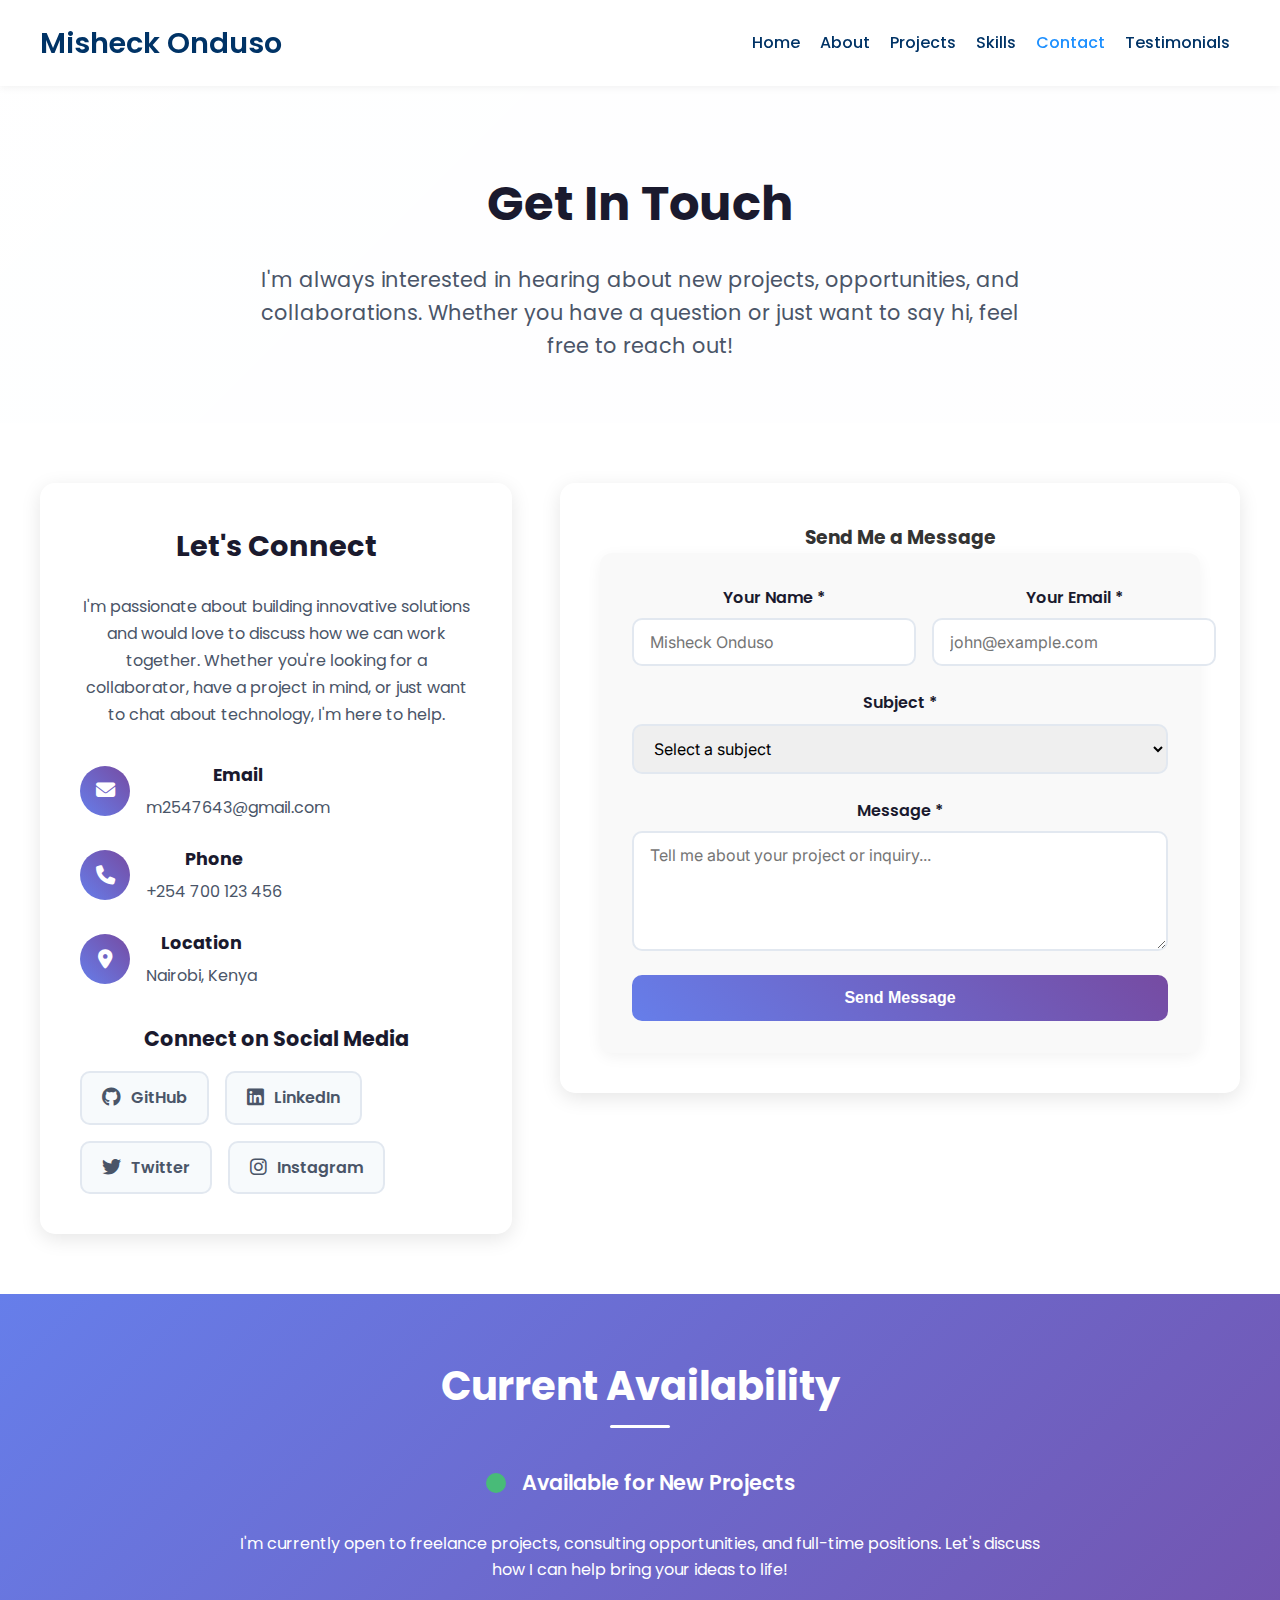
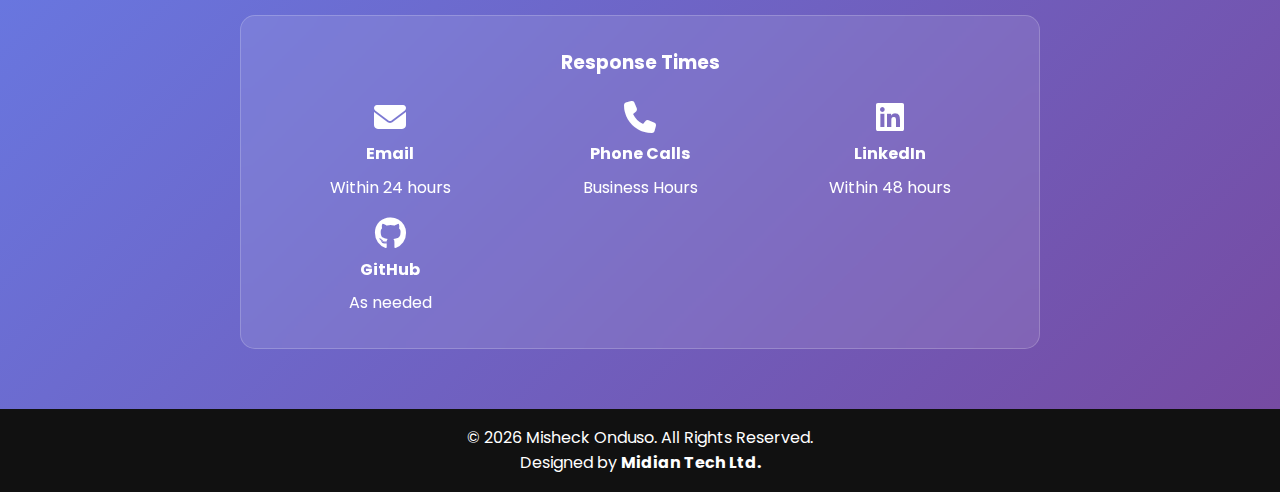
<file: contact.html>
<!DOCTYPE html>
<html lang="en">
<head>
  <meta charset="UTF-8" />
  <meta name="viewport" content="width=device-width, initial-scale=1.0"/>
  <meta http-equiv="X-UA-Compatible" content="ie=edge" />
  <meta name="description" content="Contact Misheck Onduso - Computer Scientist & Software Developer. Get in touch for collaborations, projects, or opportunities.">
  <title>Contact | Misheck Onduso - Computer Scientist</title>
  <link rel="stylesheet" href="style1.css" />
  <link href="https://fonts.googleapis.com/css2?family=Poppins:wght@300;400;600;700&family=Inter:wght@400;600;700&display=swap" rel="stylesheet" />
  <link rel="stylesheet" href="https://cdnjs.cloudflare.com/ajax/libs/font-awesome/6.4.0/css/all.min.css" />
  <style>
    .contact-hero {
      background: linear-gradient(135deg, rgba(255,255,255,0.95) 0%, rgba(255,255,255,0.85) 100%);
      padding: 80px 20px 60px;
      text-align: center;
    }
    
    .contact-hero h1 {
      font-size: 3rem;
      font-weight: 700;
      color: #1a1a2e;
      margin-bottom: 20px;
    }
    
    .contact-hero p {
      font-size: 1.3rem;
      color: #4a5568;
      max-width: 800px;
      margin: 0 auto;
      line-height: 1.6;
    }
    
    .contact-section {
      padding: 60px 20px;
      background: rgba(255, 255, 255, 0.95);
    }
    
    .contact-section:nth-child(even) {
      background: linear-gradient(135deg, rgba(102, 126, 234, 0.05) 0%, rgba(118, 75, 162, 0.05) 100%);
    }
    
    .container {
      max-width: 1200px;
      margin: 0 auto;
    }
    
    .section-title {
      font-size: 2.5rem;
      font-weight: 700;
      color: #1a1a2e;
      text-align: center;
      margin-bottom: 3rem;
      position: relative;
    }
    
    .section-title::after {
      content: '';
      position: absolute;
      bottom: -10px;
      left: 50%;
      transform: translateX(-50%);
      width: 60px;
      height: 3px;
      background: linear-gradient(45deg, #667eea, #764ba2);
      border-radius: 2px;
    }
    
    .contact-content {
      display: grid;
      grid-template-columns: 1fr 1fr;
      gap: 3rem;
      align-items: start;
    }
    
    .contact-info {
      background: white;
      padding: 2.5rem;
      border-radius: 15px;
      box-shadow: 0 5px 20px rgba(0, 0, 0, 0.1);
    }
    
    .contact-info h3 {
      font-size: 1.8rem;
      color: #1a1a2e;
      margin-bottom: 1.5rem;
    }
    
    .contact-info p {
      color: #4a5568;
      line-height: 1.7;
      margin-bottom: 2rem;
    }
    
    .contact-details {
      display: flex;
      flex-direction: column;
      gap: 1.5rem;
    }
    
    .contact-item {
      display: flex;
      align-items: center;
      gap: 1rem;
    }
    
    .contact-icon {
      width: 50px;
      height: 50px;
      border-radius: 50%;
      background: linear-gradient(45deg, #667eea, #764ba2);
      display: flex;
      align-items: center;
      justify-content: center;
      color: white;
      font-size: 1.2rem;
      flex-shrink: 0;
    }
    
    .contact-text h4 {
      color: #1a1a2e;
      margin-bottom: 5px;
      font-size: 1.1rem;
    }
    
    .contact-text p {
      color: #4a5568;
      margin: 0;
      font-size: 1rem;
    }
    
    .social-links-section {
      margin-top: 2rem;
    }
    
    .social-links-title {
      font-size: 1.3rem;
      color: #1a1a2e;
      margin-bottom: 1rem;
    }
    
    .social-links-grid {
      display: flex;
      gap: 1rem;
      flex-wrap: wrap;
    }
    
    .social-link {
      display: inline-flex;
      align-items: center;
      gap: 10px;
      padding: 12px 20px;
      background: #f7fafc;
      border: 2px solid #e2e8f0;
      border-radius: 10px;
      text-decoration: none;
      color: #4a5568;
      font-weight: 600;
      transition: all 0.3s ease;
    }
    
    .social-link:hover {
      background: linear-gradient(45deg, #667eea, #764ba2);
      color: white;
      border-color: transparent;
      transform: translateY(-2px);
    }
    
    .social-link i {
      font-size: 1.2rem;
    }
    
    .contact-form-container {
      background: white;
      padding: 2.5rem;
      border-radius: 15px;
      box-shadow: 0 5px 20px rgba(0, 0, 0, 0.1);
    }
    
    .contact-form {
      display: flex;
      flex-direction: column;
      gap: 1.5rem;
    }
    
    .form-group {
      display: flex;
      flex-direction: column;
    }
    
    .form-group label {
      color: #1a1a2e;
      font-weight: 600;
      margin-bottom: 8px;
    }
    
    .form-group input,
    .form-group textarea,
    .form-group select {
      padding: 12px 16px;
      border: 2px solid #e2e8f0;
      border-radius: 10px;
      font-size: 1rem;
      font-family: 'Inter', sans-serif;
      transition: border-color 0.3s ease;
    }
    
    .form-group input:focus,
    .form-group textarea:focus,
    .form-group select:focus {
      outline: none;
      border-color: #667eea;
    }
    
    .form-group textarea {
      resize: vertical;
      min-height: 120px;
    }
    
    .form-row {
      display: grid;
      grid-template-columns: 1fr 1fr;
      gap: 1rem;
    }
    
    .submit-btn {
      background: linear-gradient(45deg, #667eea, #764ba2);
      color: white;
      padding: 14px 28px;
      border: none;
      border-radius: 10px;
      font-size: 1.1rem;
      font-weight: 600;
      cursor: pointer;
      transition: all 0.3s ease;
      position: relative;
      overflow: hidden;
    }
    
    .submit-btn:hover {
      transform: translateY(-2px);
      box-shadow: 0 5px 20px rgba(102, 126, 234, 0.4);
    }
    
    .submit-btn:disabled {
      opacity: 0.6;
      cursor: not-allowed;
      transform: none;
    }
    
    .success-message {
      background: #48bb78;
      color: white;
      padding: 1rem;
      border-radius: 10px;
      text-align: center;
      font-weight: 600;
      display: none;
    }
    
    .error-message {
      background: #f56565;
      color: white;
      padding: 1rem;
      border-radius: 10px;
      text-align: center;
      font-weight: 600;
      display: none;
    }
    
    .availability-section {
      background: linear-gradient(135deg, #667eea 0%, #764ba2 100%);
      color: white;
      padding: 60px 20px;
      text-align: center;
    }
    
    .availability-section h2 {
      color: white;
    }
    
    .availability-section h2::after {
      background: white;
    }
    
    .availability-content {
      max-width: 800px;
      margin: 0 auto;
    }
    
    .availability-status {
      display: flex;
      align-items: center;
      justify-content: center;
      gap: 1rem;
      margin-bottom: 2rem;
    }
    
    .status-indicator {
      width: 20px;
      height: 20px;
      border-radius: 50%;
      background: #48bb78;
      animation: pulse 2s infinite;
    }
    
    @keyframes pulse {
      0% {
        box-shadow: 0 0 0 0 rgba(72, 187, 120, 0.7);
      }
      70% {
        box-shadow: 0 0 0 10px rgba(72, 187, 120, 0);
      }
      100% {
        box-shadow: 0 0 0 0 rgba(72, 187, 120, 0);
      }
    }
    
    .availability-text {
      font-size: 1.3rem;
      font-weight: 600;
    }
    
    .response-time {
      background: rgba(255, 255, 255, 0.1);
      backdrop-filter: blur(10px);
      border: 1px solid rgba(255, 255, 255, 0.2);
      padding: 2rem;
      border-radius: 15px;
      margin-top: 2rem;
    }
    
    .response-time h3 {
      margin-bottom: 1rem;
    }
    
    .response-time-grid {
      display: grid;
      grid-template-columns: repeat(auto-fit, minmax(200px, 1fr));
      gap: 1rem;
      margin-top: 1.5rem;
    }
    
    .response-item {
      text-align: center;
    }
    
    .response-item i {
      font-size: 2rem;
      margin-bottom: 0.5rem;
    }
    
    .response-item h4 {
      margin-bottom: 0.5rem;
    }
    
    @media (max-width: 768px) {
      .contact-hero h1 {
        font-size: 2rem;
      }
      
      .contact-content {
        grid-template-columns: 1fr;
        gap: 2rem;
      }
      
      .form-row {
        grid-template-columns: 1fr;
      }
      
      .response-time-grid {
        grid-template-columns: 1fr;
      }
    }
  </style>
</head>
<body>

  <header>
    <nav class="navbar">
      <div class="logo">Misheck Onduso</div>
      <div class="hamburger" id="hamburger">&#9776;</div>
      <ul class="nav-links" id="nav-links">
        <li><a href="index.html">Home</a></li>
        <li><a href="About.html">About</a></li>
        <li><a href="Projects.html">Projects</a></li>
        <li><a href="skills.html">Skills</a></li>
        <li><a href="contact.html" class="active">Contact</a></li>
        <li><a href="testimonials.html">Testimonials</a></li>
      </ul>
    </nav>
  </header>

  <section class="contact-hero">
    <div class="container">
      <h1>Get In Touch</h1>
      <p>I'm always interested in hearing about new projects, opportunities, and collaborations. Whether you have a question or just want to say hi, feel free to reach out!</p>
    </div>
  </section>

  <section class="contact-section">
    <div class="container">
      <div class="contact-content">
        <div class="contact-info">
          <h3>Let's Connect</h3>
          <p>I'm passionate about building innovative solutions and would love to discuss how we can work together. Whether you're looking for a collaborator, have a project in mind, or just want to chat about technology, I'm here to help.</p>
          
          <div class="contact-details">
            <div class="contact-item">
              <div class="contact-icon">
                <i class="fas fa-envelope"></i>
              </div>
              <div class="contact-text">
                <h4>Email</h4>
                <p>m2547643@gmail.com</p>
              </div>
            </div>
            
            <div class="contact-item">
              <div class="contact-icon">
                <i class="fas fa-phone"></i>
              </div>
              <div class="contact-text">
                <h4>Phone</h4>
                <p>+254 700 123 456</p>
              </div>
            </div>
            
            <div class="contact-item">
              <div class="contact-icon">
                <i class="fas fa-map-marker-alt"></i>
              </div>
              <div class="contact-text">
                <h4>Location</h4>
                <p>Nairobi, Kenya</p>
              </div>
            </div>
          </div>
          
          <div class="social-links-section">
            <h4 class="social-links-title">Connect on Social Media</h4>
            <div class="social-links-grid">
              <a href="https://github.com/Midian-Tech" target="_blank" class="social-link">
                <i class="fab fa-github"></i>
                GitHub
              </a>
              <a href="https://www.linkedin.com/in/misheck-onduso-6ab358271/?lipi=urn%3Ali%3Apage%3Ad_flagship3_feed%3BGgHYc9i4QnuZidwSzy6YkQ%3D%3D" target="_blank" class="social-link">
                <i class="fab fa-linkedin"></i>
                LinkedIn
              </a>
              <a href="https://twitter.com/misheckonduso" target="_blank" class="social-link">
                <i class="fab fa-twitter"></i>
                Twitter
              </a>
              <a href="https://instagram.com/misheckonduso" target="_blank" class="social-link">
                <i class="fab fa-instagram"></i>
                Instagram
              </a>
            </div>
          </div>
        </div>
        
        <div class="contact-form-container">
          <h3>Send Me a Message</h3>
          <form id="contactForm" class="contact-form">
            <div class="form-row">
              <div class="form-group">
                <label for="name">Your Name *</label>
                <input type="text" id="name" name="name" required placeholder="Misheck Onduso">
              </div>
              <div class="form-group">
                <label for="email">Your Email *</label>
                <input type="email" id="email" name="email" required placeholder="john@example.com">
              </div>
            </div>
            
            <div class="form-group">
              <label for="subject">Subject *</label>
              <select id="subject" name="subject" required>
                <option value="">Select a subject</option>
                <option value="project">Project Collaboration</option>
                <option value="job">Job Opportunity</option>
                <option value="consulting">Consulting</option>
                <option value="general">General Inquiry</option>
                <option value="feedback">Feedback</option>
              </select>
            </div>
            
            <div class="form-group">
              <label for="message">Message *</label>
              <textarea id="message" name="message" required placeholder="Tell me about your project or inquiry..."></textarea>
            </div>
            
            <button type="submit" class="submit-btn" id="submitBtn">
              <span id="btnText">Send Message</span>
            </button>
            
            <div class="success-message" id="successMessage">
              <i class="fas fa-check-circle"></i> Message sent successfully! I'll get back to you soon.
            </div>
            
            <div class="error-message" id="errorMessage">
              <i class="fas fa-exclamation-circle"></i> Oops! Something went wrong. Please try again.
            </div>
          </form>
        </div>
      </div>
    </div>
  </section>

  <section class="availability-section">
    <div class="container">
      <h2 class="section-title">Current Availability</h2>
      <div class="availability-content">
        <div class="availability-status">
          <div class="status-indicator"></div>
          <span class="availability-text">Available for New Projects</span>
        </div>
        
        <p>I'm currently open to freelance projects, consulting opportunities, and full-time positions. Let's discuss how I can help bring your ideas to life!</p>
        
        <div class="response-time">
          <h3>Response Times</h3>
          <div class="response-time-grid">
            <div class="response-item">
              <i class="fas fa-envelope"></i>
              <h4>Email</h4>
              <p>Within 24 hours</p>
            </div>
            <div class="response-item">
              <i class="fas fa-phone"></i>
              <h4>Phone Calls</h4>
              <p>Business Hours</p>
            </div>
            <div class="response-item">
              <i class="fab fa-linkedin"></i>
              <h4>LinkedIn</h4>
              <p>Within 48 hours</p>
            </div>
            <div class="response-item">
              <i class="fab fa-github"></i>
              <h4>GitHub</h4>
              <p>As needed</p>
            </div>
          </div>
        </div>
      </div>
    </div>
  </section>

  <footer class="main-footer">
    <p>&copy; 2026 Misheck Onduso. All Rights Reserved.</p>
    <p>Designed by <strong>Midian Tech Ltd.</strong></p>
  </footer>

  <script>
    const hamburger = document.getElementById('hamburger');
    const navLinks = document.getElementById('nav-links');
    hamburger.addEventListener('click', () => {
      navLinks.classList.toggle('show');
    });

    // Contact form handling
    const contactForm = document.getElementById('contactForm');
    const submitBtn = document.getElementById('submitBtn');
    const btnText = document.getElementById('btnText');
    const successMessage = document.getElementById('successMessage');
    const errorMessage = document.getElementById('errorMessage');

    contactForm.addEventListener('submit', async (e) => {
      e.preventDefault();
      
      // Disable button and show loading state
      submitBtn.disabled = true;
      btnText.textContent = 'Sending...';
      successMessage.style.display = 'none';
      errorMessage.style.display = 'none';
      
      const formData = new FormData(contactForm);
      const data = Object.fromEntries(formData);
      
      try {
        // Simulate form submission (replace with actual endpoint)
        await new Promise(resolve => setTimeout(resolve, 2000));
        
        // Show success message
        successMessage.style.display = 'block';
        contactForm.reset();
        
        // Reset button after delay
        setTimeout(() => {
          submitBtn.disabled = false;
          btnText.textContent = 'Send Message';
        }, 1000);
        
        // Hide success message after 5 seconds
        setTimeout(() => {
          successMessage.style.display = 'none';
        }, 5000);
        
      } catch (error) {
        // Show error message
        errorMessage.style.display = 'block';
        submitBtn.disabled = false;
        btnText.textContent = 'Send Message';
        
        // Hide error message after 5 seconds
        setTimeout(() => {
          errorMessage.style.display = 'none';
        }, 5000);
      }
    });

    // Form validation
    const inputs = contactForm.querySelectorAll('input, textarea, select');
    inputs.forEach(input => {
      input.addEventListener('blur', () => {
        if (input.hasAttribute('required') && !input.value.trim()) {
          input.style.borderColor = '#f56565';
        } else {
          input.style.borderColor = '#e2e8f0';
        }
      });
      
      input.addEventListener('focus', () => {
        input.style.borderColor = '#667eea';
      });
    });
  </script>
  <script src="script.js"></script>
</body>
</html>
</file>
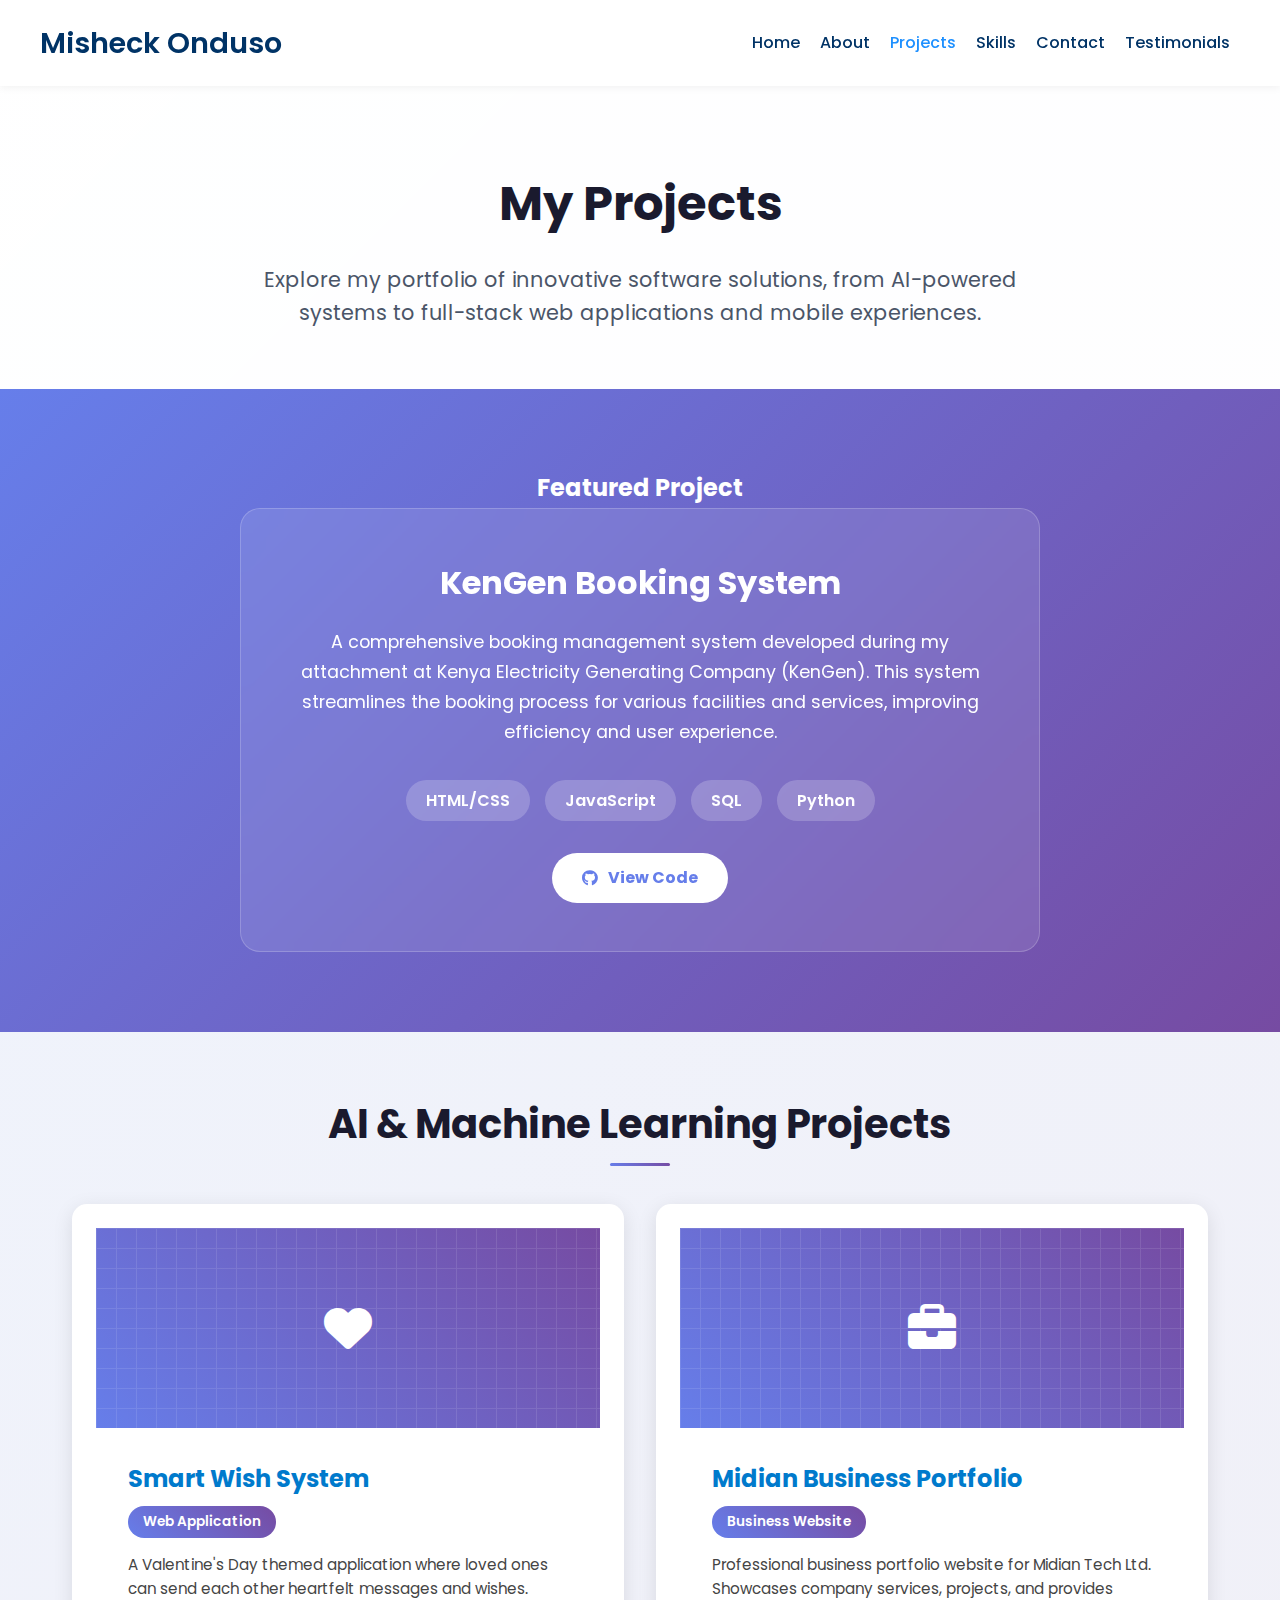
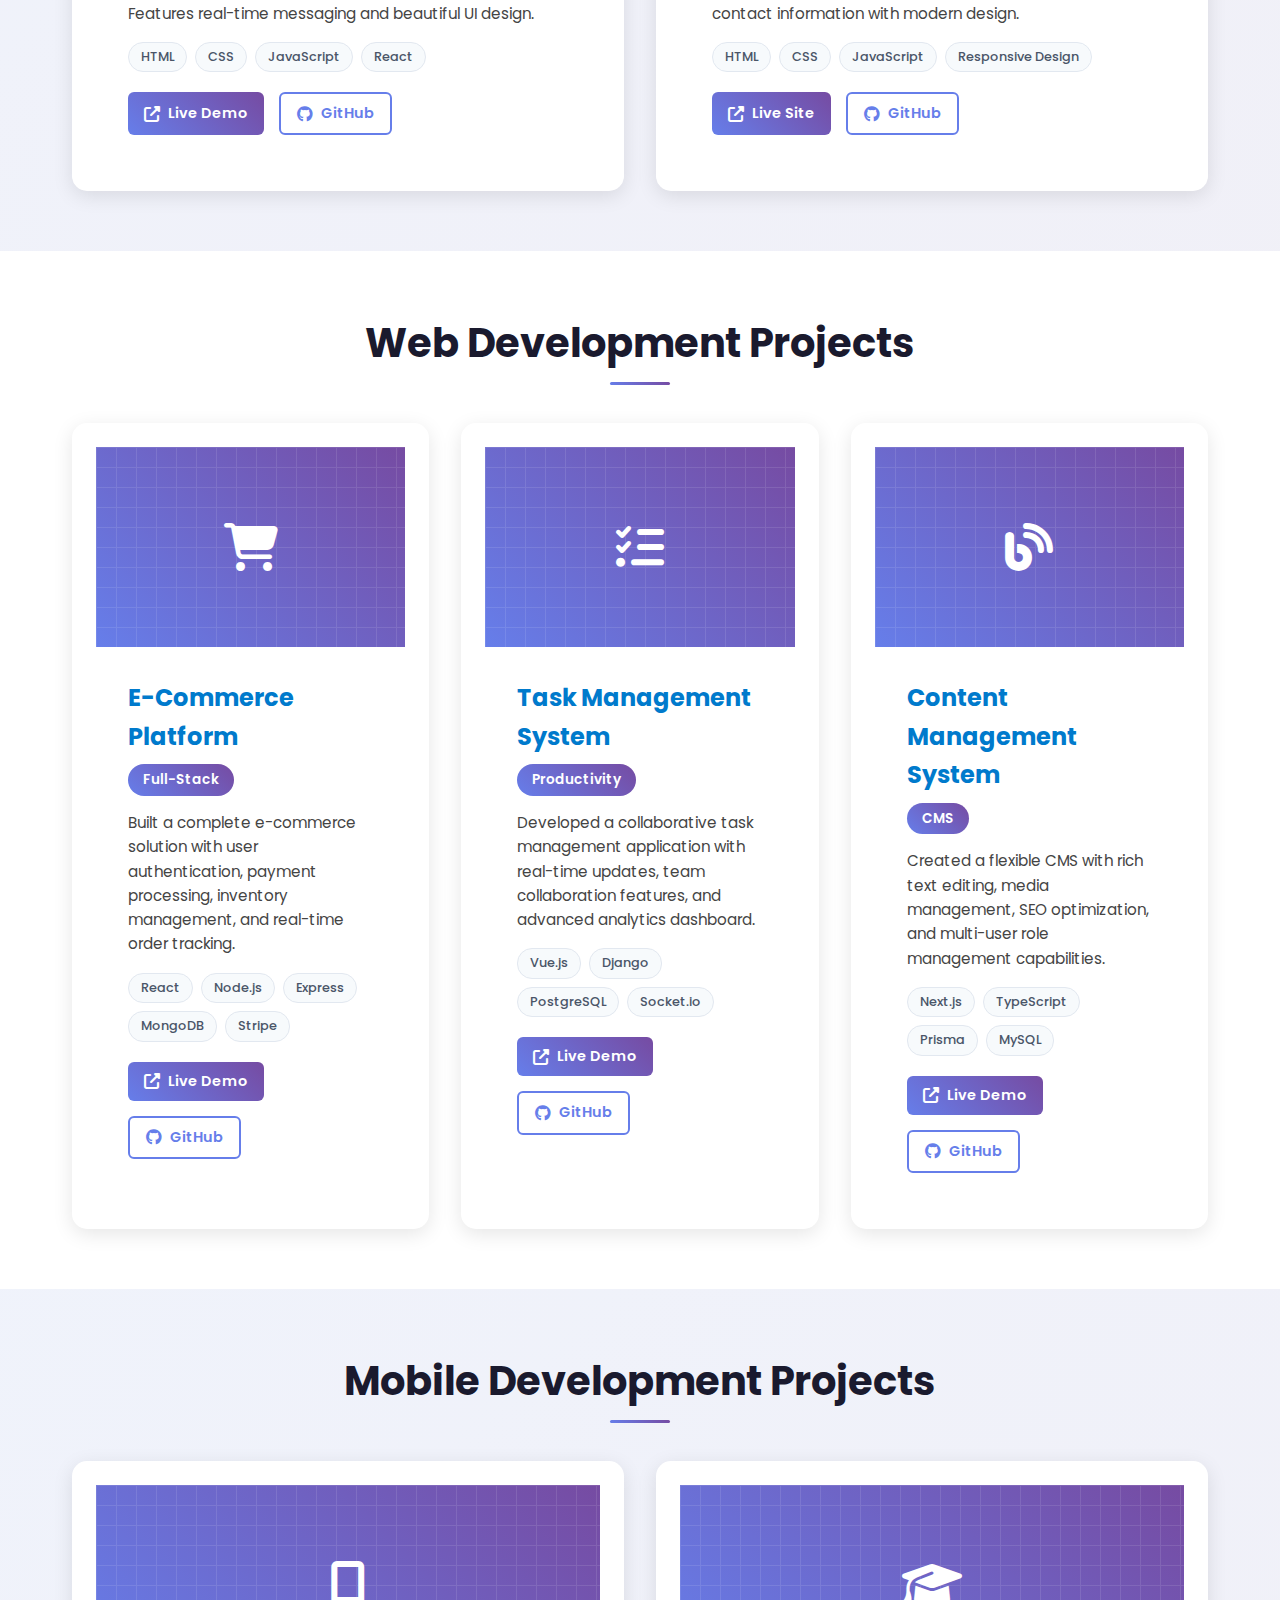
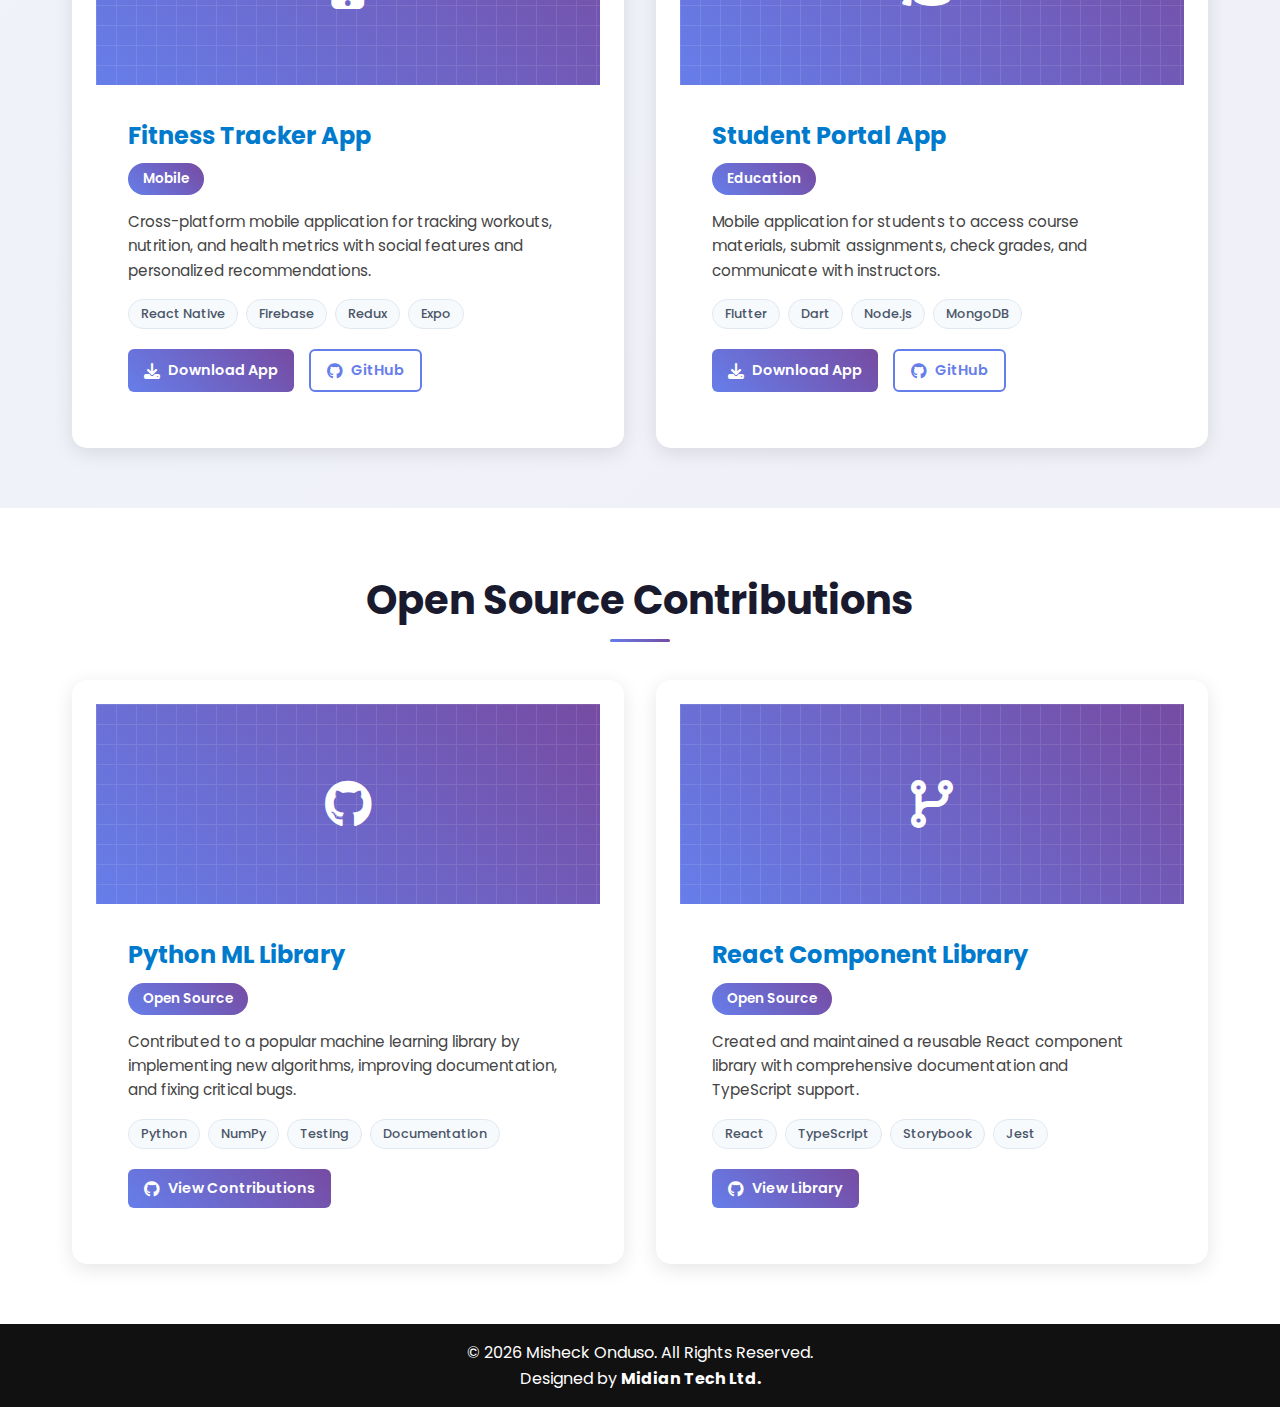
<file: Projects.html>
<!DOCTYPE html>
<html lang="en">
<head>
  <meta charset="UTF-8" />
  <meta name="viewport" content="width=device-width, initial-scale=1.0"/>
  <meta http-equiv="X-UA-Compatible" content="ie=edge" />
  <meta name="description" content="Explore Misheck Onduso's software development projects - AI systems, web applications, mobile apps, and open source contributions">
  <title>Projects | Misheck Onduso - Computer Scientist</title>
  <link rel="stylesheet" href="style1.css" />
  <link href="https://fonts.googleapis.com/css2?family=Poppins:wght@300;400;600;700&family=Inter:wght@400;600;700&display=swap" rel="stylesheet" />
  <link rel="stylesheet" href="https://cdnjs.cloudflare.com/ajax/libs/font-awesome/6.4.0/css/all.min.css" />
  <style>
    .projects-hero {
      background: linear-gradient(135deg, rgba(255,255,255,0.95) 0%, rgba(255,255,255,0.85) 100%);
      padding: 80px 20px 60px;
      text-align: center;
    }
    
    .projects-hero h1 {
      font-size: 3rem;
      font-weight: 700;
      color: #1a1a2e;
      margin-bottom: 20px;
    }
    
    .projects-hero p {
      font-size: 1.3rem;
      color: #4a5568;
      max-width: 800px;
      margin: 0 auto;
      line-height: 1.6;
    }
    
    .projects-section {
      padding: 60px 20px;
      background: rgba(255, 255, 255, 0.95);
    }
    
    .projects-section:nth-child(even) {
      background: linear-gradient(135deg, rgba(102, 126, 234, 0.05) 0%, rgba(118, 75, 162, 0.05) 100%);
    }
    
    .container {
      max-width: 1200px;
      margin: 0 auto;
    }
    
    .section-title {
      font-size: 2.5rem;
      font-weight: 700;
      color: #1a1a2e;
      text-align: center;
      margin-bottom: 3rem;
      position: relative;
    }
    
    .section-title::after {
      content: '';
      position: absolute;
      bottom: -10px;
      left: 50%;
      transform: translateX(-50%);
      width: 60px;
      height: 3px;
      background: linear-gradient(45deg, #667eea, #764ba2);
      border-radius: 2px;
    }
    
    .project-grid {
      display: grid;
      grid-template-columns: repeat(auto-fit, minmax(350px, 1fr));
      gap: 2rem;
      margin-top: 3rem;
    }
    
    .project-card {
      background: white;
      border-radius: 15px;
      overflow: hidden;
      box-shadow: 0 5px 20px rgba(0, 0, 0, 0.1);
      transition: all 0.3s ease;
      position: relative;
    }
    
    .project-card:hover {
      transform: translateY(-10px);
      box-shadow: 0 15px 40px rgba(102, 126, 234, 0.2);
    }
    
    .project-image {
      width: 100%;
      height: 200px;
      background: linear-gradient(45deg, #667eea, #764ba2);
      display: flex;
      align-items: center;
      justify-content: center;
      color: white;
      font-size: 3rem;
      position: relative;
      overflow: hidden;
    }
    
    .project-image::before {
      content: '';
      position: absolute;
      top: 0;
      left: 0;
      right: 0;
      bottom: 0;
      background: url('data:image/svg+xml,<svg xmlns="http://www.w3.org/2000/svg" viewBox="0 0 100 100"><defs><pattern id="grid" width="10" height="10" patternUnits="userSpaceOnUse"><path d="M 10 0 L 0 0 0 10" fill="none" stroke="rgba(255,255,255,0.1)" stroke-width="1"/></pattern></defs><rect width="100" height="100" fill="url(%23grid)"/></svg>') repeat;
    }
    
    .project-content {
      padding: 2rem;
    }
    
    .project-title {
      font-size: 1.5rem;
      font-weight: 700;
      color: #1a1a2e;
      margin-bottom: 10px;
    }
    
    .project-category {
      display: inline-block;
      background: linear-gradient(45deg, #667eea, #764ba2);
      color: white;
      padding: 5px 15px;
      border-radius: 20px;
      font-size: 0.85rem;
      font-weight: 600;
      margin-bottom: 15px;
    }
    
    .project-description {
      color: #4a5568;
      line-height: 1.6;
      margin-bottom: 20px;
    }
    
    .tech-stack {
      display: flex;
      flex-wrap: wrap;
      gap: 8px;
      margin-bottom: 20px;
    }
    
    .tech-badge {
      background: #f7fafc;
      color: #4a5568;
      padding: 4px 12px;
      border-radius: 15px;
      font-size: 0.8rem;
      font-weight: 500;
      border: 1px solid #e2e8f0;
    }
    
    .project-links {
      display: flex;
      gap: 15px;
      flex-wrap: wrap;
    }
    
    .project-link {
      display: inline-flex;
      align-items: center;
      gap: 8px;
      padding: 10px 20px;
      border-radius: 8px;
      text-decoration: none;
      font-weight: 600;
      transition: all 0.3s ease;
      font-size: 0.9rem;
    }
    
    .project-link.primary {
      background: linear-gradient(45deg, #667eea, #764ba2);
      color: white;
    }
    
    .project-link.primary:hover {
      transform: translateY(-2px);
      box-shadow: 0 5px 15px rgba(102, 126, 234, 0.4);
    }
    
    .project-link.secondary {
      background: transparent;
      color: #667eea;
      border: 2px solid #667eea;
    }
    
    .project-link.secondary:hover {
      background: #667eea;
      color: white;
    }
    
    .project-link i {
      font-size: 1rem;
    }
    
    .featured-section {
      background: linear-gradient(135deg, #667eea 0%, #764ba2 100%);
      color: white;
      padding: 80px 20px;
      text-align: center;
    }
    
    .featured-section h2 {
      color: white;
    }
    
    .featured-section h2::after {
      background: white;
    }
    
    .featured-project {
      background: rgba(255, 255, 255, 0.1);
      backdrop-filter: blur(10px);
      border: 1px solid rgba(255, 255, 255, 0.2);
      max-width: 800px;
      margin: 0 auto;
      padding: 3rem;
      border-radius: 20px;
    }
    
    .featured-project h3 {
      font-size: 2rem;
      margin-bottom: 20px;
    }
    
    .featured-project p {
      font-size: 1.1rem;
      line-height: 1.7;
      margin-bottom: 2rem;
    }
    
    .featured-tech {
      display: flex;
      justify-content: center;
      gap: 15px;
      flex-wrap: wrap;
      margin-bottom: 2rem;
    }
    
    .featured-tech span {
      background: rgba(255, 255, 255, 0.2);
      padding: 8px 20px;
      border-radius: 25px;
      font-weight: 600;
    }
    
    .featured-links {
      display: flex;
      justify-content: center;
      gap: 20px;
      flex-wrap: wrap;
    }
    
    .featured-link {
      background: white;
      color: #667eea;
      padding: 12px 30px;
      border-radius: 30px;
      text-decoration: none;
      font-weight: 700;
      transition: all 0.3s ease;
      display: inline-flex;
      align-items: center;
      gap: 10px;
    }
    
    .featured-link:hover {
      transform: translateY(-2px);
      box-shadow: 0 10px 25px rgba(0, 0, 0, 0.2);
    }
    
    @media (max-width: 768px) {
      .projects-hero h1 {
        font-size: 2rem;
      }
      
      .project-grid {
        grid-template-columns: 1fr;
      }
      
      .featured-project {
        padding: 2rem;
      }
      
      .featured-project h3 {
        font-size: 1.5rem;
      }
    }
  </style>
</head>
<body>

  <header>
    <nav class="navbar">
      <div class="logo">Misheck Onduso</div>
      <div class="hamburger" id="hamburger">&#9776;</div>
      <ul class="nav-links" id="nav-links">
        <li><a href="index.html">Home</a></li>
        <li><a href="About.html">About</a></li>
        <li><a href="Projects.html" class="active">Projects</a></li>
        <li><a href="skills.html">Skills</a></li>
        <li><a href="contact.html">Contact</a></li>
        <li><a href="testimonials.html">Testimonials</a></li>
      </ul>
    </nav>
  </header>

  <section class="projects-hero">
    <div class="container">
      <h1>My Projects</h1>
      <p>Explore my portfolio of innovative software solutions, from AI-powered systems to full-stack web applications and mobile experiences.</p>
    </div>
  </section>

  <section class="featured-section">
    <div class="container">
      <h2>Featured Project</h2>
      <div class="featured-project">
        <h3>KenGen Booking System</h3>
        <p>A comprehensive booking management system developed during my attachment at Kenya Electricity Generating Company (KenGen). This system streamlines the booking process for various facilities and services, improving efficiency and user experience.</p>
        <div class="featured-tech">
          <span>HTML/CSS</span>
          <span>JavaScript</span>
          <span>SQL</span>
          <span>Python</span>
        </div>
        <div class="featured-links">
          <a href="https://github.com/Midian-Tech/kengen_booking" class="featured-link">
            <i class="fab fa-github"></i>
            View Code
          </a>
        </div>
      </div>
    </div>
  </section>

  <section class="projects-section">
    <div class="container">
      <h2 class="section-title">AI & Machine Learning Projects</h2>
      <div class="project-grid">
        <div class="project-card">
          <div class="project-image">
            <i class="fas fa-heart"></i>
          </div>
          <div class="project-content">
            <h3 class="project-title">Smart Wish System</h3>
            <span class="project-category">Web Application</span>
            <p class="project-description">A Valentine's Day themed application where loved ones can send each other heartfelt messages and wishes. Features real-time messaging and beautiful UI design.</p>
            <div class="tech-stack">
              <span class="tech-badge">HTML</span>
              <span class="tech-badge">CSS</span>
              <span class="tech-badge">JavaScript</span>
              <span class="tech-badge">React</span>
            </div>
            <div class="project-links">
              <a href="https://valentine-d95m.vercel.app/" class="project-link primary">
                <i class="fas fa-external-link-alt"></i>
                Live Demo
              </a>
              <a href="https://github.com/Midian-Tech/valentine" class="project-link secondary">
                <i class="fab fa-github"></i>
                GitHub
              </a>
            </div>
          </div>
        </div>

        <div class="project-card">
          <div class="project-image">
            <i class="fas fa-briefcase"></i>
          </div>
          <div class="project-content">
            <h3 class="project-title">Midian Business Portfolio</h3>
            <span class="project-category">Business Website</span>
            <p class="project-description">Professional business portfolio website for Midian Tech Ltd. Showcases company services, projects, and provides contact information with modern design.</p>
            <div class="tech-stack">
              <span class="tech-badge">HTML</span>
              <span class="tech-badge">CSS</span>
              <span class="tech-badge">JavaScript</span>
              <span class="tech-badge">Responsive Design</span>
            </div>
            <div class="project-links">
              <a href="https://www.midian.site" class="project-link primary">
                <i class="fas fa-external-link-alt"></i>
                Live Site
              </a>
              <a href="https://github.com/Midian-Tech/midian-portfolio" class="project-link secondary">
                <i class="fab fa-github"></i>
                GitHub
              </a>
            </div>
          </div>
        </div>
      </div>
    </div>
  </section>

  <section class="projects-section">
    <div class="container">
      <h2 class="section-title">Web Development Projects</h2>
      <div class="project-grid">
        <div class="project-card">
          <div class="project-image">
            <i class="fas fa-shopping-cart"></i>
          </div>
          <div class="project-content">
            <h3 class="project-title">E-Commerce Platform</h3>
            <span class="project-category">Full-Stack</span>
            <p class="project-description">Built a complete e-commerce solution with user authentication, payment processing, inventory management, and real-time order tracking.</p>
            <div class="tech-stack">
              <span class="tech-badge">React</span>
              <span class="tech-badge">Node.js</span>
              <span class="tech-badge">Express</span>
              <span class="tech-badge">MongoDB</span>
              <span class="tech-badge">Stripe</span>
            </div>
            <div class="project-links">
              <a href="#" class="project-link primary">
                <i class="fas fa-external-link-alt"></i>
                Live Demo
              </a>
              <a href="https://github.com/misheckonduso/ecommerce" class="project-link secondary">
                <i class="fab fa-github"></i>
                GitHub
              </a>
            </div>
          </div>
        </div>

        <div class="project-card">
          <div class="project-image">
            <i class="fas fa-tasks"></i>
          </div>
          <div class="project-content">
            <h3 class="project-title">Task Management System</h3>
            <span class="project-category">Productivity</span>
            <p class="project-description">Developed a collaborative task management application with real-time updates, team collaboration features, and advanced analytics dashboard.</p>
            <div class="tech-stack">
              <span class="tech-badge">Vue.js</span>
              <span class="tech-badge">Django</span>
              <span class="tech-badge">PostgreSQL</span>
              <span class="tech-badge">Socket.io</span>
            </div>
            <div class="project-links">
              <a href="#" class="project-link primary">
                <i class="fas fa-external-link-alt"></i>
                Live Demo
              </a>
              <a href="https://github.com/misheckonduso/task-manager" class="project-link secondary">
                <i class="fab fa-github"></i>
                GitHub
              </a>
            </div>
          </div>
        </div>

        <div class="project-card">
          <div class="project-image">
            <i class="fas fa-blog"></i>
          </div>
          <div class="project-content">
            <h3 class="project-title">Content Management System</h3>
            <span class="project-category">CMS</span>
            <p class="project-description">Created a flexible CMS with rich text editing, media management, SEO optimization, and multi-user role management capabilities.</p>
            <div class="tech-stack">
              <span class="tech-badge">Next.js</span>
              <span class="tech-badge">TypeScript</span>
              <span class="tech-badge">Prisma</span>
              <span class="tech-badge">MySQL</span>
            </div>
            <div class="project-links">
              <a href="#" class="project-link primary">
                <i class="fas fa-external-link-alt"></i>
                Live Demo
              </a>
              <a href="https://github.com/misheckonduso/cms" class="project-link secondary">
                <i class="fab fa-github"></i>
                GitHub
              </a>
            </div>
          </div>
        </div>
      </div>
    </div>
  </section>

  <section class="projects-section">
    <div class="container">
      <h2 class="section-title">Mobile Development Projects</h2>
      <div class="project-grid">
        <div class="project-card">
          <div class="project-image">
            <i class="fas fa-mobile-alt"></i>
          </div>
          <div class="project-content">
            <h3 class="project-title">Fitness Tracker App</h3>
            <span class="project-category">Mobile</span>
            <p class="project-description">Cross-platform mobile application for tracking workouts, nutrition, and health metrics with social features and personalized recommendations.</p>
            <div class="tech-stack">
              <span class="tech-badge">React Native</span>
              <span class="tech-badge">Firebase</span>
              <span class="tech-badge">Redux</span>
              <span class="tech-badge">Expo</span>
            </div>
            <div class="project-links">
              <a href="#" class="project-link primary">
                <i class="fas fa-download"></i>
                Download App
              </a>
              <a href="https://github.com/misheckonduso/fitness-tracker" class="project-link secondary">
                <i class="fab fa-github"></i>
                GitHub
              </a>
            </div>
          </div>
        </div>

        <div class="project-card">
          <div class="project-image">
            <i class="fas fa-graduation-cap"></i>
          </div>
          <div class="project-content">
            <h3 class="project-title">Student Portal App</h3>
            <span class="project-category">Education</span>
            <p class="project-description">Mobile application for students to access course materials, submit assignments, check grades, and communicate with instructors.</p>
            <div class="tech-stack">
              <span class="tech-badge">Flutter</span>
              <span class="tech-badge">Dart</span>
              <span class="tech-badge">Node.js</span>
              <span class="tech-badge">MongoDB</span>
            </div>
            <div class="project-links">
              <a href="#" class="project-link primary">
                <i class="fas fa-download"></i>
                Download App
              </a>
              <a href="https://github.com/misheckonduso/student-portal" class="project-link secondary">
                <i class="fab fa-github"></i>
                GitHub
              </a>
            </div>
          </div>
        </div>
      </div>
    </div>
  </section>

  <section class="projects-section">
    <div class="container">
      <h2 class="section-title">Open Source Contributions</h2>
      <div class="project-grid">
        <div class="project-card">
          <div class="project-image">
            <i class="fab fa-github"></i>
          </div>
          <div class="project-content">
            <h3 class="project-title">Python ML Library</h3>
            <span class="project-category">Open Source</span>
            <p class="project-description">Contributed to a popular machine learning library by implementing new algorithms, improving documentation, and fixing critical bugs.</p>
            <div class="tech-stack">
              <span class="tech-badge">Python</span>
              <span class="tech-badge">NumPy</span>
              <span class="tech-badge">Testing</span>
              <span class="tech-badge">Documentation</span>
            </div>
            <div class="project-links">
              <a href="https://github.com/misheckonduso/python-ml-contributions" class="project-link primary">
                <i class="fab fa-github"></i>
                View Contributions
              </a>
            </div>
          </div>
        </div>

        <div class="project-card">
          <div class="project-image">
            <i class="fas fa-code-branch"></i>
          </div>
          <div class="project-content">
            <h3 class="project-title">React Component Library</h3>
            <span class="project-category">Open Source</span>
            <p class="project-description">Created and maintained a reusable React component library with comprehensive documentation and TypeScript support.</p>
            <div class="tech-stack">
              <span class="tech-badge">React</span>
              <span class="tech-badge">TypeScript</span>
              <span class="tech-badge">Storybook</span>
              <span class="tech-badge">Jest</span>
            </div>
            <div class="project-links">
              <a href="https://github.com/misheckonduso/react-components" class="project-link primary">
                <i class="fab fa-github"></i>
                View Library
              </a>
            </div>
          </div>
        </div>
      </div>
    </div>
  </section>

  <footer class="main-footer">
    <p>&copy; 2026 Misheck Onduso. All Rights Reserved.</p>
    <p>Designed by <strong>Midian Tech Ltd.</strong></p>
  </footer>

  <script>
    const hamburger = document.getElementById('hamburger');
    const navLinks = document.getElementById('nav-links');
    hamburger.addEventListener('click', () => {
      navLinks.classList.toggle('show');
    });
  </script>
  <script src="script.js"></script>
</body>
</html>
</file>
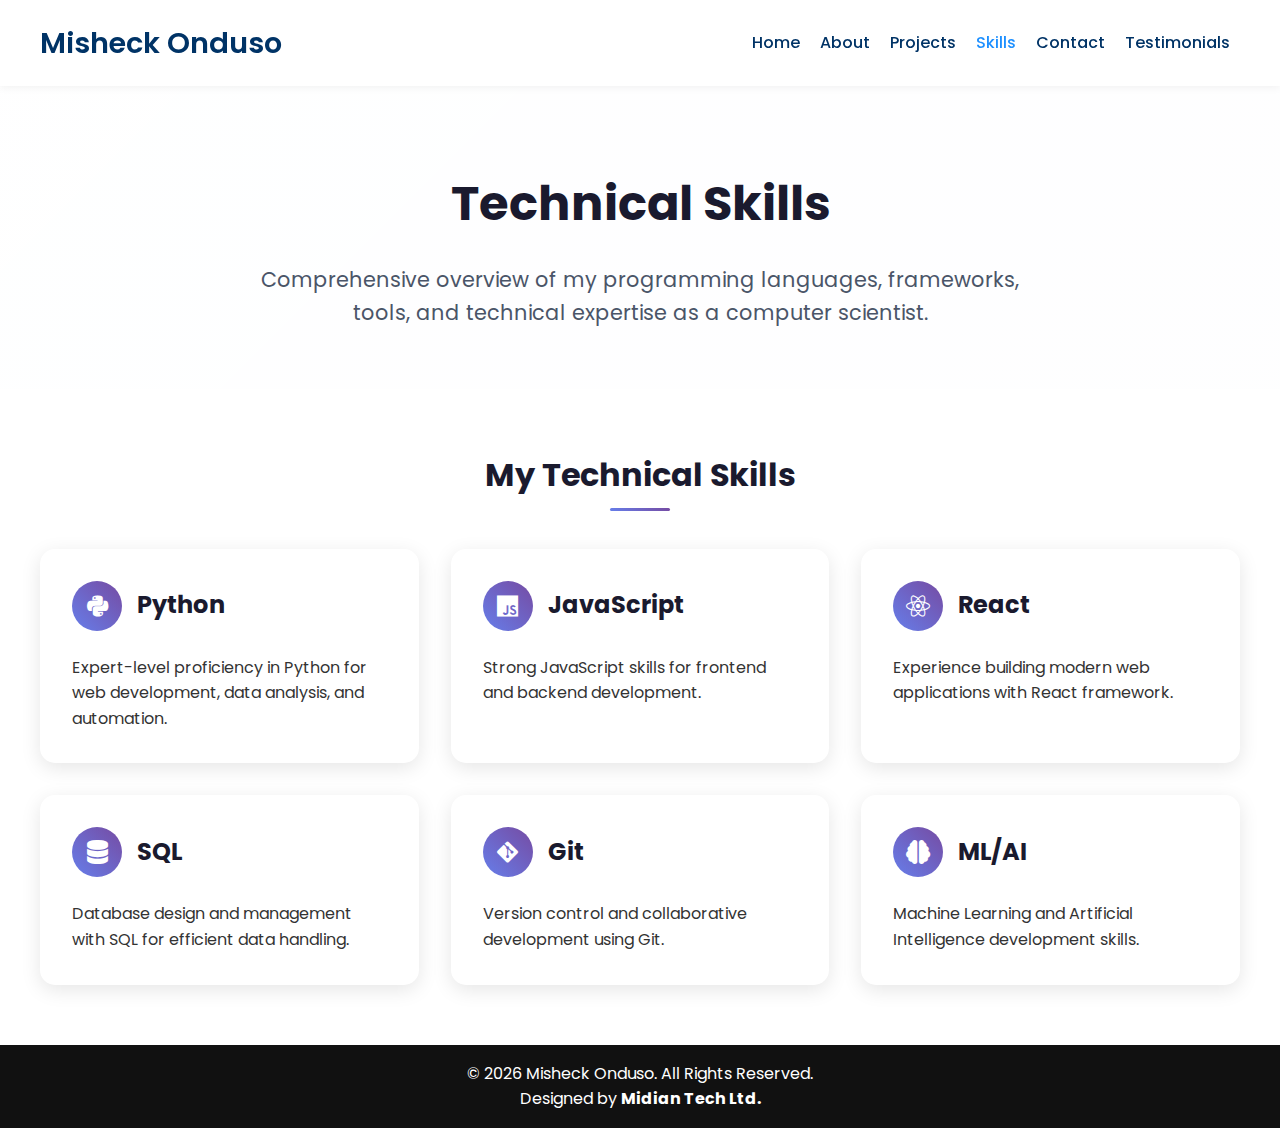
<file: skills.html>
<!DOCTYPE html>
<html lang="en">
<head>
  <meta charset="UTF-8" />
  <meta name="viewport" content="width=device-width, initial-scale=1.0"/>
  <meta http-equiv="X-UA-Compatible" content="ie=edge" />
  <meta name="description" content="Misheck Onduso's technical skills - Programming languages, frameworks, tools, and expertise areas in computer science">
  <title>Skills | Misheck Onduso - Computer Scientist</title>
  <link rel="stylesheet" href="style1.css" />
  <link href="https://fonts.googleapis.com/css2?family=Poppins:wght@300;400;600;700&family=Inter:wght@400;600;700&display=swap" rel="stylesheet" />
  <link rel="stylesheet" href="https://cdnjs.cloudflare.com/ajax/libs/font-awesome/6.4.0/css/all.min.css" />
  <style>
    .skills-hero {
      background: linear-gradient(135deg, rgba(255,255,255,0.95) 0%, rgba(255,255,255,0.85) 100%);
      padding: 80px 20px 60px;
      text-align: center;
    }
    
    .skills-hero h1 {
      font-size: 3rem;
      font-weight: 700;
      color: #1a1a2e;
      margin-bottom: 20px;
    }
    
    .skills-hero p {
      font-size: 1.3rem;
      color: #4a5568;
      max-width: 800px;
      margin: 0 auto;
      line-height: 1.6;
    }
    
    .skills-section {
      padding: 60px 20px;
      background: rgba(255, 255, 255, 0.95);
    }
    
    .skills-section:nth-child(even) {
      background: linear-gradient(135deg, rgba(102, 126, 234, 0.05) 0%, rgba(118, 75, 162, 0.05) 100%);
    }
    
    .container {
      max-width: 1200px;
      margin: 0 auto;
    }
    
    .section-title {
      font-size: 2.5rem;
      font-weight: 700;
      color: #1a1a2e;
      text-align: center;
      margin-bottom: 3rem;
      position: relative;
    }
    
    .section-title::after {
      content: '';
      position: absolute;
      bottom: -10px;
      left: 50%;
      transform: translateX(-50%);
      width: 60px;
      height: 3px;
      background: linear-gradient(45deg, #667eea, #764ba2);
      border-radius: 2px;
    }
    
    .skills-grid {
      display: grid;
      grid-template-columns: repeat(auto-fit, minmax(300px, 1fr));
      gap: 2rem;
      margin-top: 3rem;
    }
    
    .skill-category {
      background: white;
      border-radius: 15px;
      padding: 2rem;
      box-shadow: 0 5px 20px rgba(0, 0, 0, 0.1);
      transition: transform 0.3s ease;
    }
    
    .skill-category:hover {
      transform: translateY(-5px);
    }
    
    .category-header {
      display: flex;
      align-items: center;
      gap: 15px;
      margin-bottom: 1.5rem;
    }
    
    .category-icon {
      width: 50px;
      height: 50px;
      border-radius: 50%;
      background: linear-gradient(45deg, #667eea, #764ba2);
      display: flex;
      align-items: center;
      justify-content: center;
      color: white;
      font-size: 1.5rem;
    }
    
    .category-title {
      font-size: 1.5rem;
      font-weight: 700;
      color: #1a1a2e;
    }
    
    .skill-item {
      margin-bottom: 1.5rem;
    }
    
    .skill-header {
      display: flex;
      justify-content: space-between;
      align-items: center;
      margin-bottom: 8px;
    }
    
    .skill-name {
      font-weight: 600;
      color: #2d3748;
    }
    
    .skill-level {
      font-size: 0.85rem;
      color: #667eea;
      font-weight: 600;
    }
    
    .skill-bar {
      width: 100%;
      height: 8px;
      background: #e2e8f0;
      border-radius: 4px;
      overflow: hidden;
    }
    
    .skill-progress {
      height: 100%;
      background: linear-gradient(45deg, #667eea, #764ba2);
      border-radius: 4px;
      transition: width 1s ease;
    }
    
    .proficiency-legend {
      display: flex;
      justify-content: center;
      gap: 2rem;
      margin-top: 2rem;
      flex-wrap: wrap;
    }
    
    .legend-item {
      display: flex;
      align-items: center;
      gap: 8px;
    }
    
    .legend-color {
      width: 20px;
      height: 20px;
      border-radius: 4px;
    }
    
    .legend-text {
      font-size: 0.9rem;
      color: #4a5568;
    }
    
    .expertise-section {
      background: linear-gradient(135deg, #667eea 0%, #764ba2 100%);
      color: white;
      padding: 80px 20px;
    }
    
    .expertise-section h2 {
      color: white;
    }
    
    .expertise-section h2::after {
      background: white;
    }
    
    .expertise-grid {
      display: grid;
      grid-template-columns: repeat(auto-fit, minmax(250px, 1fr));
      gap: 2rem;
      margin-top: 3rem;
    }
    
    .expertise-card {
      background: rgba(255, 255, 255, 0.1);
      backdrop-filter: blur(10px);
      border: 1px solid rgba(255, 255, 255, 0.2);
      padding: 2rem;
      border-radius: 15px;
      text-align: center;
      transition: transform 0.3s ease;
    }
    
    .expertise-card:hover {
      transform: translateY(-5px);
      background: rgba(255, 255, 255, 0.15);
    }
    
    .expertise-icon {
      font-size: 3rem;
      margin-bottom: 1rem;
    }
    
    .expertise-title {
      font-size: 1.3rem;
      font-weight: 700;
      margin-bottom: 1rem;
    }
    
    .expertise-description {
      line-height: 1.6;
      opacity: 0.9;
    }
    
    .certifications-section {
      padding: 60px 20px;
      background: rgba(255, 255, 255, 0.95);
    }
    
    .certifications-grid {
      display: grid;
      grid-template-columns: repeat(auto-fit, minmax(300px, 1fr));
      gap: 2rem;
      margin-top: 3rem;
    }
    
    .certification-card {
      background: white;
      border-radius: 15px;
      padding: 2rem;
      box-shadow: 0 5px 20px rgba(0, 0, 0, 0.1);
      display: flex;
      gap: 1.5rem;
      transition: transform 0.3s ease;
    }
    
    .certification-card:hover {
      transform: translateY(-5px);
    }
    
    .cert-icon {
      width: 60px;
      height: 60px;
      border-radius: 50%;
      background: linear-gradient(45deg, #667eea, #764ba2);
      display: flex;
      align-items: center;
      justify-content: center;
      color: white;
      font-size: 1.5rem;
      flex-shrink: 0;
    }
    
    .cert-content h3 {
      color: #1a1a2e;
      margin-bottom: 8px;
    }
    
    .cert-content p {
      color: #4a5568;
      font-size: 0.9rem;
      margin-bottom: 5px;
    }
    
    .cert-date {
      color: #667eea;
      font-weight: 600;
      font-size: 0.85rem;
    }
    
    @media (max-width: 768px) {
      .skills-hero h1 {
        font-size: 2rem;
      }
      
      .skills-grid {
        grid-template-columns: 1fr;
      }
      
      .expertise-grid {
        grid-template-columns: 1fr;
      }
      
      .certifications-grid {
        grid-template-columns: 1fr;
      }
      
      .certification-card {
        flex-direction: column;
        text-align: center;
      }
    }
  </style>
</head>
<body>

  <header>
    <nav class="navbar">
      <div class="logo">Misheck Onduso</div>
      <div class="hamburger" id="hamburger">&#9776;</div>
      <ul class="nav-links" id="nav-links">
        <li><a href="index.html">Home</a></li>
        <li><a href="About.html">About</a></li>
        <li><a href="Projects.html">Projects</a></li>
        <li><a href="skills.html" class="active">Skills</a></li>
        <li><a href="contact.html">Contact</a></li>
        <li><a href="testimonials.html">Testimonials</a></li>
      </ul>
    </nav>
  </header>

  <section class="skills-hero">
    <div class="container">
      <h1>Technical Skills</h1>
      <p>Comprehensive overview of my programming languages, frameworks, tools, and technical expertise as a computer scientist.</p>
    </div>
  </section>

  <section class="skills-section">
    <div class="container">
      <h2 class="section-title">My Technical Skills</h2>
      <div class="skills-grid">
        <div class="skill-category">
          <div class="category-header">
            <div class="category-icon">
              <i class="fab fa-python"></i>
            </div>
            <h3 class="category-title">Python</h3>
          </div>
          <p class="skill-description">Expert-level proficiency in Python for web development, data analysis, and automation.</p>
        </div>
        
        <div class="skill-category">
          <div class="category-header">
            <div class="category-icon">
              <i class="fab fa-js"></i>
            </div>
            <h3 class="category-title">JavaScript</h3>
          </div>
          <p class="skill-description">Strong JavaScript skills for frontend and backend development.</p>
        </div>
        
        <div class="skill-category">
          <div class="category-header">
            <div class="category-icon">
              <i class="fab fa-react"></i>
            </div>
            <h3 class="category-title">React</h3>
          </div>
          <p class="skill-description">Experience building modern web applications with React framework.</p>
        </div>
        
        <div class="skill-category">
          <div class="category-header">
            <div class="category-icon">
              <i class="fas fa-database"></i>
            </div>
            <h3 class="category-title">SQL</h3>
          </div>
          <p class="skill-description">Database design and management with SQL for efficient data handling.</p>
        </div>
        
        <div class="skill-category">
          <div class="category-header">
            <div class="category-icon">
              <i class="fab fa-git-alt"></i>
            </div>
            <h3 class="category-title">Git</h3>
          </div>
          <p class="skill-description">Version control and collaborative development using Git.</p>
        </div>
        
        <div class="skill-category">
          <div class="category-header">
            <div class="category-icon">
              <i class="fas fa-brain"></i>
            </div>
            <h3 class="category-title">ML/AI</h3>
          </div>
          <p class="skill-description">Machine Learning and Artificial Intelligence development skills.</p>
        </div>
      </div>
    </div>
  </section>

  <footer class="main-footer">
    <p>&copy; 2026 Misheck Onduso. All Rights Reserved.</p>
    <p>Designed by <strong>Midian Tech Ltd.</strong></p>
  </footer>

  <script>
    const hamburger = document.getElementById('hamburger');
    const navLinks = document.getElementById('nav-links');
    hamburger.addEventListener('click', () => {
      navLinks.classList.toggle('show');
    });

    // Animate skill bars on scroll
    const observerOptions = {
      threshold: 0.5,
      rootMargin: '0px'
    };

    const observer = new IntersectionObserver((entries) => {
      entries.forEach(entry => {
        if (entry.isIntersecting) {
          const progressBars = entry.target.querySelectorAll('.skill-progress');
          progressBars.forEach(bar => {
            const width = bar.style.width;
            bar.style.width = '0';
            setTimeout(() => {
              bar.style.width = width;
            }, 200);
          });
        }
      });
    }, observerOptions);

    document.querySelectorAll('.skill-category').forEach(category => {
      observer.observe(category);
    });
  </script>
  <script src="script.js"></script>
</body>
</html>
</file>
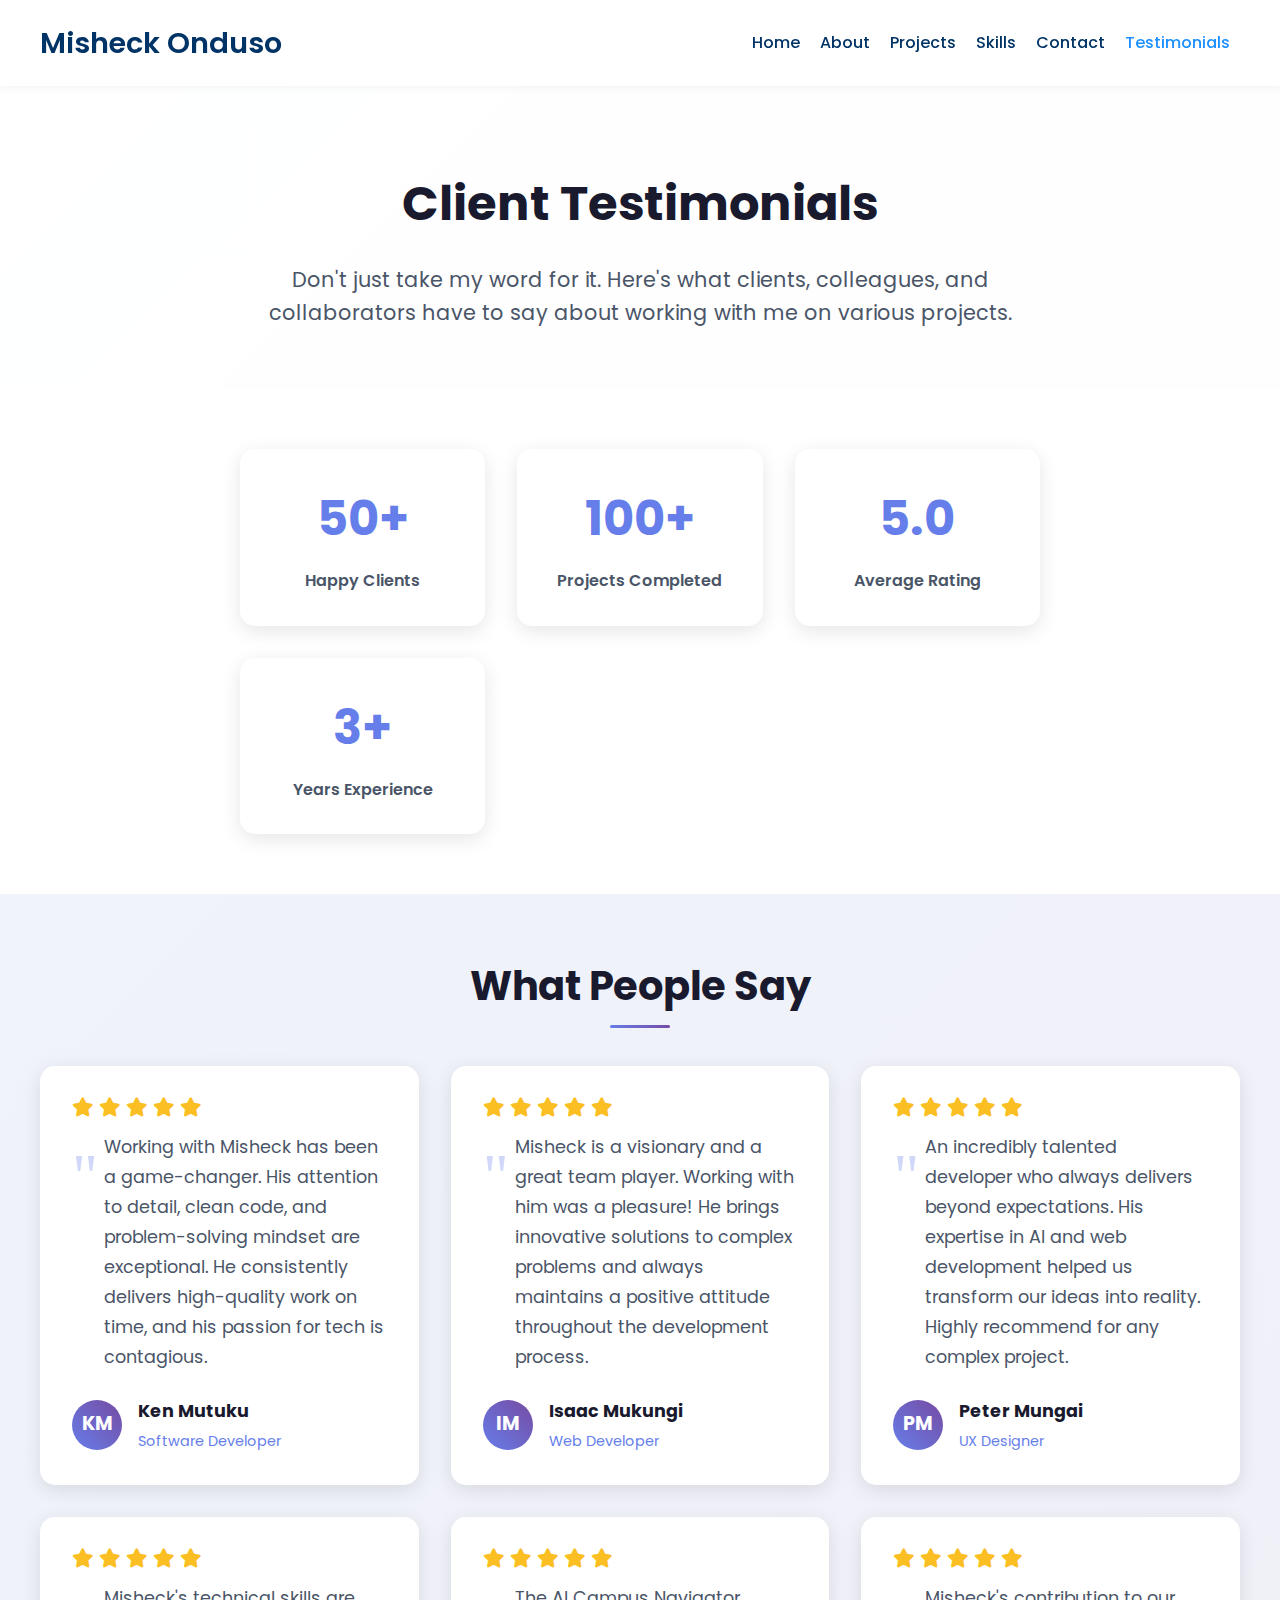
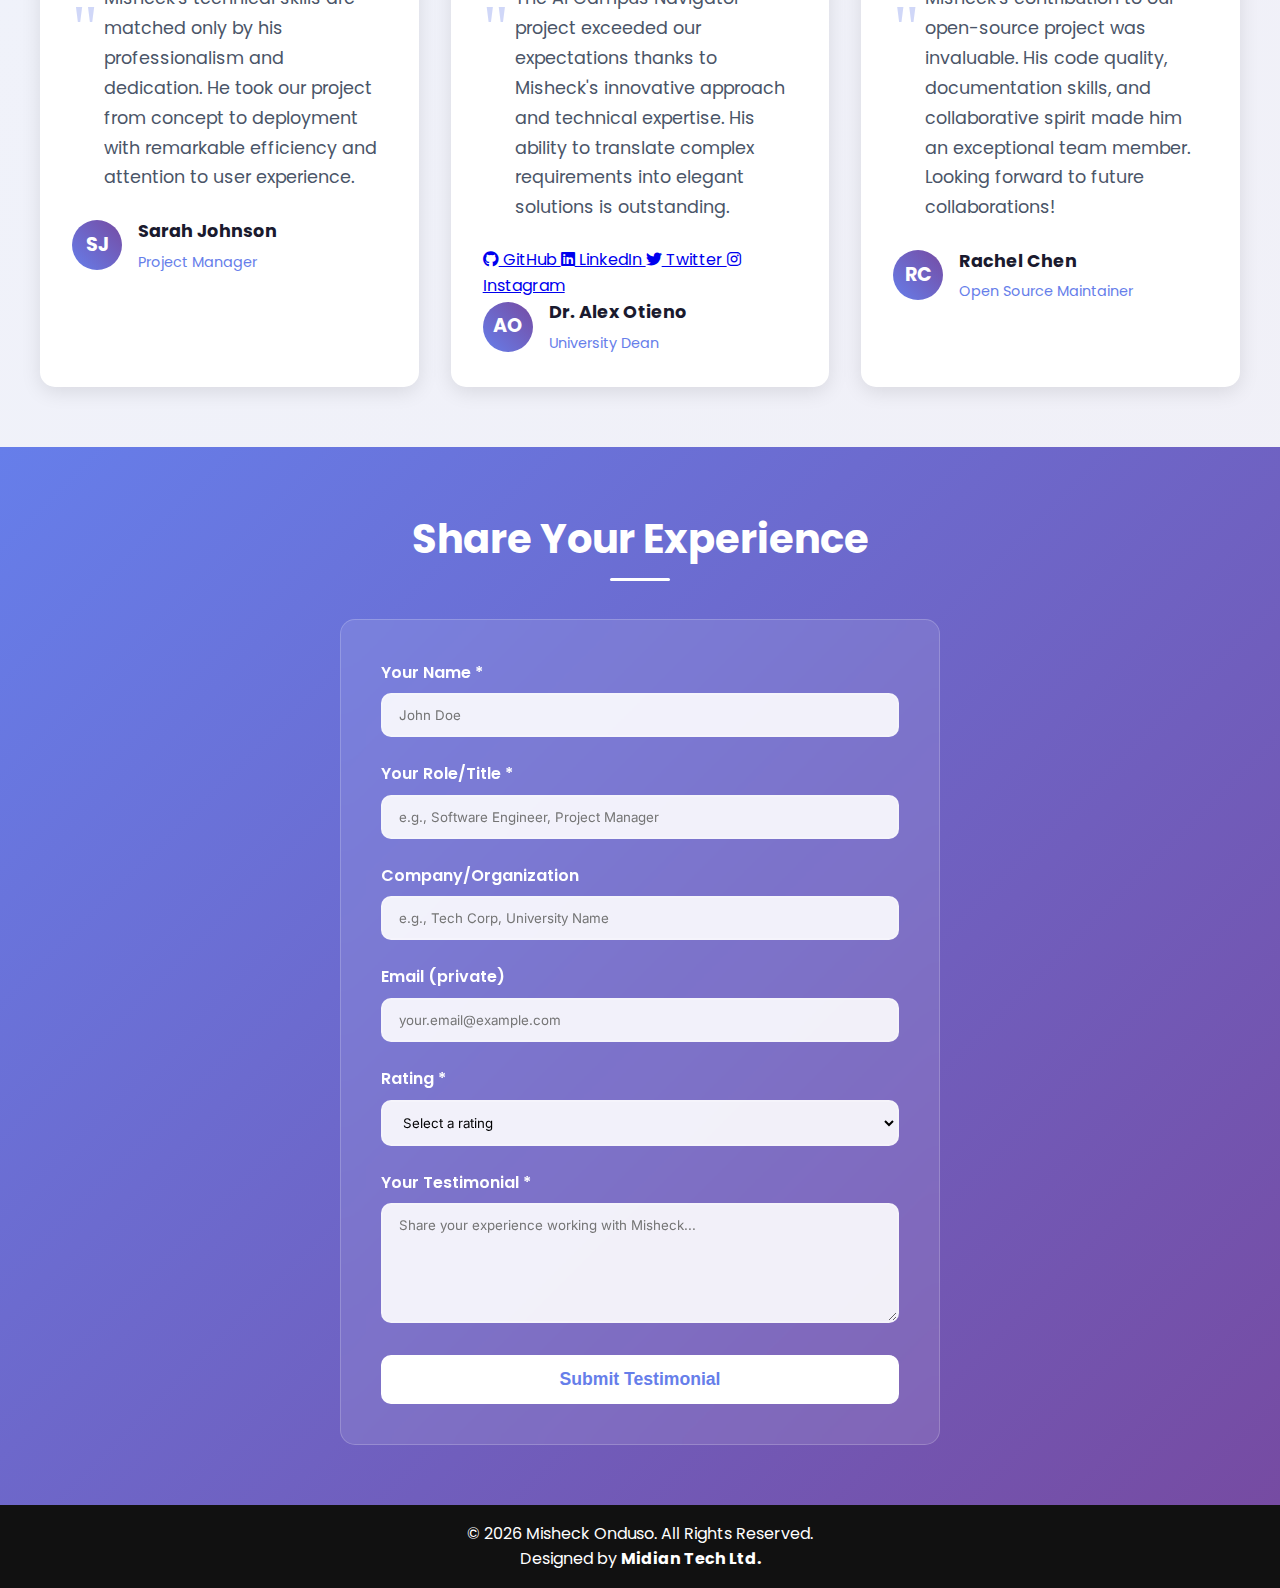
<file: testimonials.html>
<!DOCTYPE html>
<html lang="en">
<head>
  <meta charset="UTF-8" />
  <meta name="viewport" content="width=device-width, initial-scale=1.0"/>
  <meta http-equiv="X-UA-Compatible" content="ie=edge" />
  <meta name="description" content="Read testimonials and reviews about Misheck Onduso - Computer Scientist & Software Developer from clients, colleagues, and collaborators">
  <title>Testimonials | Misheck Onduso - Computer Scientist</title>
  <link rel="stylesheet" href="style1.css" />
  <link href="https://fonts.googleapis.com/css2?family=Poppins:wght@300;400;600;700&family=Inter:wght@400;600;700&display=swap" rel="stylesheet" />
  <link rel="stylesheet" href="https://cdnjs.cloudflare.com/ajax/libs/font-awesome/6.4.0/css/all.min.css" />
  <style>
    .testimonials-hero {
      background: linear-gradient(135deg, rgba(255,255,255,0.95) 0%, rgba(255,255,255,0.85) 100%);
      padding: 80px 20px 60px;
      text-align: center;
    }
    
    .testimonials-hero h1 {
      font-size: 3rem;
      font-weight: 700;
      color: #1a1a2e;
      margin-bottom: 20px;
    }
    
    .testimonials-hero p {
      font-size: 1.3rem;
      color: #4a5568;
      max-width: 800px;
      margin: 0 auto;
      line-height: 1.6;
    }
    
    .testimonials-section {
      padding: 60px 20px;
      background: rgba(255, 255, 255, 0.95);
    }
    
    .testimonials-section:nth-child(even) {
      background: linear-gradient(135deg, rgba(102, 126, 234, 0.05) 0%, rgba(118, 75, 162, 0.05) 100%);
    }
    
    .container {
      max-width: 1200px;
      margin: 0 auto;
    }
    
    .section-title {
      font-size: 2.5rem;
      font-weight: 700;
      color: #1a1a2e;
      text-align: center;
      margin-bottom: 3rem;
      position: relative;
    }
    
    .section-title::after {
      content: '';
      position: absolute;
      bottom: -10px;
      left: 50%;
      transform: translateX(-50%);
      width: 60px;
      height: 3px;
      background: linear-gradient(45deg, #667eea, #764ba2);
      border-radius: 2px;
    }
    
    .testimonials-grid {
      display: grid;
      grid-template-columns: repeat(auto-fit, minmax(350px, 1fr));
      gap: 2rem;
      margin-top: 3rem;
    }
    
    .testimonial-card {
      background: white;
      padding: 2rem;
      border-radius: 15px;
      box-shadow: 0 5px 20px rgba(0, 0, 0, 0.1);
      position: relative;
      transition: transform 0.3s ease;
    }
    
    .testimonial-card:hover {
      transform: translateY(-5px);
    }
    
    .testimonial-quote {
      font-size: 1.1rem;
      line-height: 1.7;
      color: #4a5568;
      margin-bottom: 1.5rem;
      position: relative;
      padding-left: 2rem;
    }
    
    .testimonial-quote::before {
      content: '"';
      position: absolute;
      left: 0;
      top: -10px;
      font-size: 4rem;
      color: #667eea;
      opacity: 0.3;
      font-family: Georgia, serif;
    }
    
    .testimonial-author {
      display: flex;
      align-items: center;
      gap: 1rem;
    }
    
    .author-avatar {
      width: 50px;
      height: 50px;
      border-radius: 50%;
      background: linear-gradient(45deg, #667eea, #764ba2);
      display: flex;
      align-items: center;
      justify-content: center;
      color: white;
      font-weight: 700;
      font-size: 1.2rem;
    }
    
    .author-info h4 {
      color: #1a1a2e;
      margin-bottom: 5px;
      font-size: 1.1rem;
    }
    
    .author-info p {
      color: #667eea;
      font-size: 0.9rem;
      margin: 0;
    }
    
    .testimonial-rating {
      display: flex;
      gap: 5px;
      margin-bottom: 1rem;
    }
    
    .star {
      color: #fbbf24;
      font-size: 1.2rem;
    }
    
    .testimonial-form-section {
      background: linear-gradient(135deg, #667eea 0%, #764ba2 100%);
      color: white;
      padding: 60px 20px;
    }
    
    .testimonial-form-section h2 {
      color: white;
    }
    
    .testimonial-form-section h2::after {
      background: white;
    }
    
    .form-container {
      max-width: 600px;
      margin: 0 auto;
    }
    
    .testimonial-form {
      background: rgba(255, 255, 255, 0.1);
      backdrop-filter: blur(10px);
      border: 1px solid rgba(255, 255, 255, 0.2);
      padding: 2.5rem;
      border-radius: 15px;
    }
    
    .form-group {
      margin-bottom: 1.5rem;
    }
    
    .form-group label {
      display: block;
      margin-bottom: 8px;
      font-weight: 600;
    }
    
    .form-group input,
    .form-group textarea,
    .form-group select {
      width: 100%;
      padding: 12px 16px;
      border: 2px solid rgba(255, 255, 255, 0.2);
      border-radius: 10px;
      background: rgba(255, 255, 255, 0.9);
      font-family: 'Inter', sans-serif;
      transition: all 0.3s ease;
    }
    
    .form-group input:focus,
    .form-group textarea:focus,
    .form-group select:focus {
      outline: none;
      border-color: white;
      background: white;
      color: #1a1a2e;
    }
    
    .form-group textarea {
      resize: vertical;
      min-height: 120px;
    }
    
    .submit-btn {
      background: white;
      color: #667eea;
      padding: 14px 28px;
      border: none;
      border-radius: 10px;
      font-size: 1.1rem;
      font-weight: 700;
      cursor: pointer;
      transition: all 0.3s ease;
      width: 100%;
    }
    
    .submit-btn:hover {
      transform: translateY(-2px);
      box-shadow: 0 5px 20px rgba(255, 255, 255, 0.3);
    }
    
    .submit-btn:disabled {
      opacity: 0.6;
      cursor: not-allowed;
      transform: none;
    }
    
    .success-message {
      background: rgba(72, 187, 120, 0.2);
      color: white;
      padding: 1rem;
      border-radius: 10px;
      text-align: center;
      font-weight: 600;
      margin-top: 1rem;
      display: none;
      border: 1px solid rgba(72, 187, 120, 0.3);
    }
    
    .error-message {
      background: rgba(245, 101, 101, 0.2);
      color: white;
      padding: 1rem;
      border-radius: 10px;
      text-align: center;
      font-weight: 600;
      margin-top: 1rem;
      display: none;
      border: 1px solid rgba(245, 101, 101, 0.3);
    }
    
    .stats-section {
      padding: 60px 20px;
      background: rgba(255, 255, 255, 0.95);
    }
    
    .stats-grid {
      display: grid;
      grid-template-columns: repeat(auto-fit, minmax(200px, 1fr));
      gap: 2rem;
      max-width: 800px;
      margin: 0 auto;
    }
    
    .stat-card {
      text-align: center;
      padding: 2rem;
      background: white;
      border-radius: 15px;
      box-shadow: 0 5px 20px rgba(0, 0, 0, 0.1);
      transition: transform 0.3s ease;
    }
    
    .stat-card:hover {
      transform: translateY(-5px);
    }
    
    .stat-number {
      font-size: 3rem;
      font-weight: 700;
      color: #667eea;
      margin-bottom: 10px;
    }
    
    .stat-label {
      color: #4a5568;
      font-weight: 600;
    }
    
    @media (max-width: 768px) {
      .testimonials-hero h1 {
        font-size: 2rem;
      }
      
      .testimonials-grid {
        grid-template-columns: 1fr;
      }
      
      .stats-grid {
        grid-template-columns: 1fr;
      }
      
      .testimonial-form {
        padding: 1.5rem;
      }
    }
  </style>
</head>
<body>

  <header>
    <nav class="navbar">
      <div class="logo">Misheck Onduso</div>
      <div class="hamburger" id="hamburger">&#9776;</div>
      <ul class="nav-links" id="nav-links">
        <li><a href="index.html">Home</a></li>
        <li><a href="About.html">About</a></li>
        <li><a href="Projects.html">Projects</a></li>
        <li><a href="skills.html">Skills</a></li>
        <li><a href="contact.html">Contact</a></li>
        <li><a href="testimonials.html" class="active">Testimonials</a></li>
      </ul>
    </nav>
  </header>

  <section class="testimonials-hero">
    <div class="container">
      <h1>Client Testimonials</h1>
      <p>Don't just take my word for it. Here's what clients, colleagues, and collaborators have to say about working with me on various projects.</p>
    </div>
  </section>

  <section class="stats-section">
    <div class="container">
      <div class="stats-grid">
        <div class="stat-card">
          <div class="stat-number">50+</div>
          <div class="stat-label">Happy Clients</div>
        </div>
        <div class="stat-card">
          <div class="stat-number">100+</div>
          <div class="stat-label">Projects Completed</div>
        </div>
        <div class="stat-card">
          <div class="stat-number">5.0</div>
          <div class="stat-label">Average Rating</div>
        </div>
        <div class="stat-card">
          <div class="stat-number">3+</div>
          <div class="stat-label">Years Experience</div>
        </div>
      </div>
    </div>
  </section>

  <section class="testimonials-section">
    <div class="container">
      <h2 class="section-title">What People Say</h2>
      <div class="testimonials-grid">
        <div class="testimonial-card">
          <div class="testimonial-rating">
            <i class="fas fa-star star"></i>
            <i class="fas fa-star star"></i>
            <i class="fas fa-star star"></i>
            <i class="fas fa-star star"></i>
            <i class="fas fa-star star"></i>
          </div>
          <p class="testimonial-quote">
            Working with Misheck has been a game-changer. His attention to detail, clean code, and problem-solving mindset are exceptional. He consistently delivers high-quality work on time, and his passion for tech is contagious.
          </p>
          <div class="testimonial-author">
            <div class="author-avatar">KM</div>
            <div class="author-info">
              <h4>Ken Mutuku</h4>
              <p>Software Developer</p>
            </div>
          </div>
        </div>

        <div class="testimonial-card">
          <div class="testimonial-rating">
            <i class="fas fa-star star"></i>
            <i class="fas fa-star star"></i>
            <i class="fas fa-star star"></i>
            <i class="fas fa-star star"></i>
            <i class="fas fa-star star"></i>
          </div>
          <p class="testimonial-quote">
            Misheck is a visionary and a great team player. Working with him was a pleasure! He brings innovative solutions to complex problems and always maintains a positive attitude throughout the development process.
          </p>
          <div class="testimonial-author">
            <div class="author-avatar">IM</div>
            <div class="author-info">
              <h4>Isaac Mukungi</h4>
              <p>Web Developer</p>
            </div>
          </div>
        </div>

        <div class="testimonial-card">
          <div class="testimonial-rating">
            <i class="fas fa-star star"></i>
            <i class="fas fa-star star"></i>
            <i class="fas fa-star star"></i>
            <i class="fas fa-star star"></i>
            <i class="fas fa-star star"></i>
          </div>
          <p class="testimonial-quote">
            An incredibly talented developer who always delivers beyond expectations. His expertise in AI and web development helped us transform our ideas into reality. Highly recommend for any complex project.
          </p>
          <div class="testimonial-author">
            <div class="author-avatar">PM</div>
            <div class="author-info">
              <h4>Peter Mungai</h4>
              <p>UX Designer</p>
            </div>
          </div>
        </div>

        <div class="testimonial-card">
          <div class="testimonial-rating">
            <i class="fas fa-star star"></i>
            <i class="fas fa-star star"></i>
            <i class="fas fa-star star"></i>
            <i class="fas fa-star star"></i>
            <i class="fas fa-star star"></i>
          </div>
          <p class="testimonial-quote">
            Misheck's technical skills are matched only by his professionalism and dedication. He took our project from concept to deployment with remarkable efficiency and attention to user experience.
          </p>
          <div class="testimonial-author">
            <div class="author-avatar">SJ</div>
            <div class="author-info">
              <h4>Sarah Johnson</h4>
              <p>Project Manager</p>
            </div>
          </div>
        </div>

        <div class="testimonial-card">
          <div class="testimonial-rating">
            <i class="fas fa-star star"></i>
            <i class="fas fa-star star"></i>
            <i class="fas fa-star star"></i>
            <i class="fas fa-star star"></i>
            <i class="fas fa-star star"></i>
          </div>
          <p class="testimonial-quote">
            The AI Campus Navigator project exceeded our expectations thanks to Misheck's innovative approach and technical expertise. His ability to translate complex requirements into elegant solutions is outstanding.
          </p>
          <div class="social-links-grid">
            <a href="https://github.com/Midian-Tech" target="_blank" class="social-link">
              <i class="fab fa-github"></i>
              GitHub
            </a>
            <a href="https://www.linkedin.com/in/misheck-onduso-6ab358271/?lipi=urn%3Ali%3Apage%3Ad_flagship3_feed%3BGgHYc9i4QnuZidwSzy6YkQ%3D%3D" target="_blank" class="social-link">
              <i class="fab fa-linkedin"></i>
              LinkedIn
            </a>
            <a href="https://twitter.com/misheckonduso" target="_blank" class="social-link">
              <i class="fab fa-twitter"></i>
              Twitter
            </a>
            <a href="https://instagram.com/misheckonduso" target="_blank" class="social-link">
              <i class="fab fa-instagram"></i>
              Instagram
            </a>
          </div>
          <div class="testimonial-author">
            <div class="author-avatar">AO</div>
            <div class="author-info">
              <h4>Dr. Alex Otieno</h4>
              <p>University Dean</p>
            </div>
          </div>
        </div>

        <div class="testimonial-card">
          <div class="testimonial-rating">
            <i class="fas fa-star star"></i>
            <i class="fas fa-star star"></i>
            <i class="fas fa-star star"></i>
            <i class="fas fa-star star"></i>
            <i class="fas fa-star star"></i>
          </div>
          <p class="testimonial-quote">
            Misheck's contribution to our open-source project was invaluable. His code quality, documentation skills, and collaborative spirit made him an exceptional team member. Looking forward to future collaborations!
          </p>
          <div class="testimonial-author">
            <div class="author-avatar">RC</div>
            <div class="author-info">
              <h4>Rachel Chen</h4>
              <p>Open Source Maintainer</p>
            </div>
          </div>
        </div>
      </div>
    </div>
  </section>

  <section class="testimonial-form-section">
    <div class="container">
      <h2 class="section-title">Share Your Experience</h2>
      <div class="form-container">
        <form id="testimonialForm" class="testimonial-form">
          <div class="form-group">
            <label for="name">Your Name *</label>
            <input type="text" id="name" name="name" required placeholder="John Doe">
          </div>
          
          <div class="form-group">
            <label for="role">Your Role/Title *</label>
            <input type="text" id="role" name="role" required placeholder="e.g., Software Engineer, Project Manager">
          </div>
          
          <div class="form-group">
            <label for="company">Company/Organization</label>
            <input type="text" id="company" name="company" placeholder="e.g., Tech Corp, University Name">
          </div>
          
          <div class="form-group">
            <label for="email">Email (private)</label>
            <input type="email" id="email" name="email" placeholder="your.email@example.com">
          </div>
          
          <div class="form-group">
            <label for="rating">Rating *</label>
            <select id="rating" name="rating" required>
              <option value="">Select a rating</option>
              <option value="5">5 Stars - Excellent</option>
              <option value="4">4 Stars - Very Good</option>
              <option value="3">3 Stars - Good</option>
              <option value="2">2 Stars - Fair</option>
              <option value="1">1 Star - Poor</option>
            </select>
          </div>
          
          <div class="form-group">
            <label for="testimonial">Your Testimonial *</label>
            <textarea id="testimonial" name="testimonial" required placeholder="Share your experience working with Misheck..."></textarea>
          </div>
          
          <button type="submit" class="submit-btn" id="submitBtn">
            <span id="btnText">Submit Testimonial</span>
          </button>
          
          <div class="success-message" id="successMessage">
            <i class="fas fa-check-circle"></i> Thank you! Your testimonial has been submitted successfully.
          </div>
          
          <div class="error-message" id="errorMessage">
            <i class="fas fa-exclamation-circle"></i> Oops! Something went wrong. Please try again.
          </div>
        </form>
      </div>
    </div>
  </section>

  <footer class="main-footer">
    <p>&copy; 2026 Misheck Onduso. All Rights Reserved.</p>
    <p>Designed by <strong>Midian Tech Ltd.</strong></p>
  </footer>

  <script>
    const hamburger = document.getElementById('hamburger');
    const navLinks = document.getElementById('nav-links');
    hamburger.addEventListener('click', () => {
      navLinks.classList.toggle('show');
    });

    // Testimonial form handling
    const testimonialForm = document.getElementById('testimonialForm');
    const submitBtn = document.getElementById('submitBtn');
    const btnText = document.getElementById('btnText');
    const successMessage = document.getElementById('successMessage');
    const errorMessage = document.getElementById('errorMessage');

    testimonialForm.addEventListener('submit', async (e) => {
      e.preventDefault();
      
      // Disable button and show loading state
      submitBtn.disabled = true;
      btnText.textContent = 'Submitting...';
      successMessage.style.display = 'none';
      errorMessage.style.display = 'none';
      
      const formData = new FormData(testimonialForm);
      const data = Object.fromEntries(formData);
      
      try {
        // Simulate form submission (replace with actual endpoint)
        await new Promise(resolve => setTimeout(resolve, 2000));
        
        // Show success message
        successMessage.style.display = 'block';
        testimonialForm.reset();
        
        // Reset button after delay
        setTimeout(() => {
          submitBtn.disabled = false;
          btnText.textContent = 'Submit Testimonial';
        }, 1000);
        
        // Hide success message after 5 seconds
        setTimeout(() => {
          successMessage.style.display = 'none';
        }, 5000);
        
      } catch (error) {
        // Show error message
        errorMessage.style.display = 'block';
        submitBtn.disabled = false;
        btnText.textContent = 'Submit Testimonial';
        
        // Hide error message after 5 seconds
        setTimeout(() => {
          errorMessage.style.display = 'none';
        }, 5000);
      }
    });

    // Form validation
    const inputs = testimonialForm.querySelectorAll('input, textarea, select');
    inputs.forEach(input => {
      input.addEventListener('blur', () => {
        if (input.hasAttribute('required') && !input.value.trim()) {
          input.style.borderColor = 'rgba(245, 101, 101, 0.5)';
        } else {
          input.style.borderColor = 'rgba(255, 255, 255, 0.2)';
        }
      });
      
      input.addEventListener('focus', () => {
        input.style.borderColor = 'white';
      });
    });
  </script>
  <script src="script.js"></script>
</body>
</html>
</file>
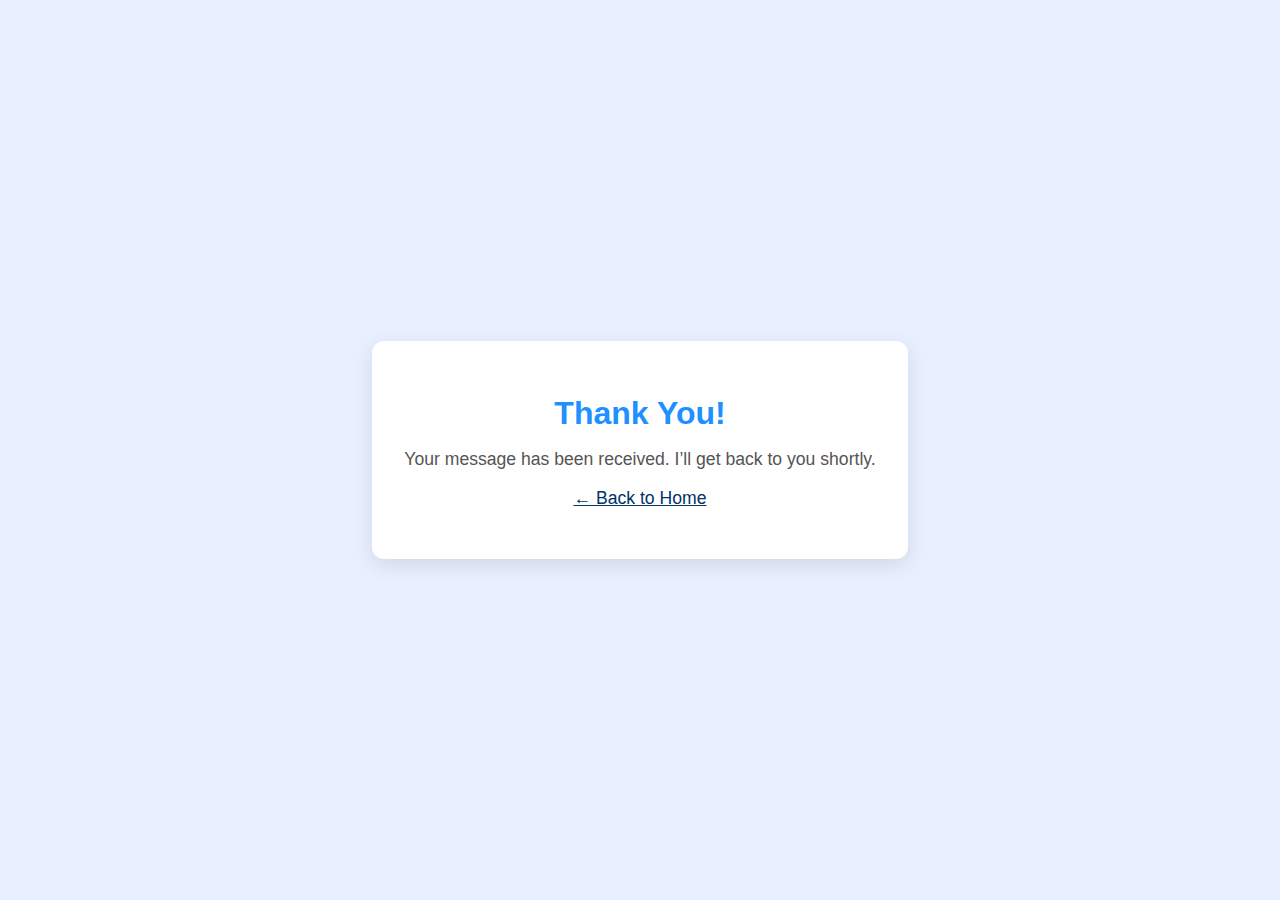
<file: thankyou.html>
<!DOCTYPE html>
<html lang="en">
<head>
  <meta charset="UTF-8">
  <title>Thank You</title>
  <link rel="stylesheet" href="style.css">
  <style>
    body {
      display: flex;
      justify-content: center;
      align-items: center;
      height: 100vh;
      font-family: 'Poppins', sans-serif;
      background-color: #e8f0ff;
    }
    .message-box {
      background: white;
      padding: 2rem;
      border-radius: 12px;
      text-align: center;
      box-shadow: 0 6px 20px rgba(0, 0, 0, 0.1);
    }
    .message-box h1 {
      color: #1e90ff;
      margin-bottom: 1rem;
    }
    .message-box a {
      color: #003366;
      text-decoration: underline;
    }
  </style>
</head>
<body>
  <div class="message-box">
    <h1>Thank You!</h1>
    <p>Your message has been received. I’ll get back to you shortly.</p>
    <p><a href="index.html">← Back to Home</a></p>
  </div>
</body>
</html>
</file>
<file: style1.css>
/* Import Google Fonts */
@import url('https://fonts.googleapis.com/css2?family=Poppins:wght@300;600&display=swap');

* {
  margin: 0;
  padding: 0;
  box-sizing: border-box;
}

html, body {
  font-family: 'Poppins', sans-serif;
  background-color: #f7f9fc;
  color: #333;
  line-height: 1.6;
  min-height: 100vh;
  display: flex;
  flex-direction: column;
}

main {
  flex: 1;
}

/* Header */
header {
  background-color: #ffffff;
  box-shadow: 0 2px 8px rgba(0, 0, 0, 0.05);
  padding: 20px 40px;
  position: sticky;
  top: 0;
  z-index: 1000;
}

.navbar {
  display: flex;
  justify-content: space-between;
  align-items: center;
  max-width: 1200px;
  margin: auto;
}

.logo {
  font-size: 1.8rem;
  font-weight: 600;
  color: #003366;
}

.nav-links {
  list-style: none;
  display: flex;
  gap: 20px;
}

.nav-links a {
  text-decoration: none;
  color: #003366;
  font-weight: 500;
  transition: color 0.3s ease;
}

.nav-links a:hover,
.nav-links a.active {
  color: #1e90ff;
}

/* Hero Section */
.hero-section {
  display: flex;
  justify-content: space-between;
  align-items: center;
  padding: 60px 10%;
  flex-wrap: wrap;
  background: linear-gradient(to right, #e8f0ff, #ffffff);
}

.home-content {
  display: flex;
  justify-content: space-between;
  align-items: center;
  flex-wrap: wrap;
  width: 100%;
}

.text-content {
  flex: 1;
  max-width: 550px;
  margin-right: 40px;
}

.text-content h1 {
  font-size: 2.8rem;
  color: #003366;
  margin-bottom: 20px;
}

.text-content h1 span {
  color: #1e90ff;
}

.text-content p {
  font-size: 1.1rem;
  margin-bottom: 20px;
}

.cta-btn,
#cta-button {
  padding: 12px 30px;
  font-size: 1rem;
  background-color: #1e90ff;
  color: white;
  border: none;
  border-radius: 8px;
  cursor: pointer;
  transition: background-color 0.3s ease;
}

.cta-btn:hover,
#cta-button:hover {
  background-color: #005bb5;
}

/* Image Content */
.image-content {
  flex: 1;
  text-align: center;
}

#profile-photo {
  max-width: 320px;
  width: 100%;
  border-radius: 0;
  box-shadow: 0 5px 25px rgba(0, 0, 0, 0.1);
  object-fit: cover;
  transition: transform 0.3s ease;
}

#profile-photo:hover {
  transform: scale(1.05);
}

/* Footer */
footer {
  background-color: #111;
  color: white;
  text-align: center;
  padding: 1rem 0;
  margin-top: auto;
}

/* Responsive Design */
@media (max-width: 768px) {
  .hero-section {
    flex-direction: column;
    padding: 40px 5%;
    text-align: center;
  }

  .home-content {
    flex-direction: column;
    align-items: center;
    justify-content: center;
  }

  .image-content {
    margin-top: 20px;
  }

  #profile-photo {
    width: 100%;
    max-width: 400px;
  }

  .nav-links {
    flex-direction: column;
    gap: 10px;
  }

  .hamburger {
    display: block;
  }

  .nav-links {
    position: absolute;
    top: 70px;
    left: 0;
    width: 100%;
    background-color: #ffffff;
    flex-direction: column;
    align-items: center;
    gap: 15px;
    padding: 20px 0;
    display: none;
    box-shadow: 0 4px 10px rgba(0, 0, 0, 0.05);
  }

  .nav-links.show {
    display: flex;
  }
}

/* Hamburger Menu */
.hamburger {
  display: none;
  font-size: 1.8rem;
  cursor: pointer;
  color: #003366;
}

/* About Page */
.about-page {
  padding: 2rem;
  color: #333;
}

.about-intro {
  max-width: 900px;
  margin: 0 auto 3rem auto;
}

.gallery-section h2 {
  text-align: center;
  margin-bottom: 1rem;
}

.photo-item {
  text-align: center;
}

.photo-item img {
  width: 100%;
  height: auto;
  border-radius: 12px;
  box-shadow: 0 4px 8px rgba(0, 0, 0, 0.1);
}

.photo-item p {
  margin-top: 0.5rem;
  font-size: 0.95rem;
}

/* Skills Page */
.skills-page {
  padding: 2rem;
  text-align: center;
}

.skills-section h2 {
  font-size: 2rem;
  margin-bottom: 1rem;
}

.skills-list {
  list-style-type: none;
  padding: 0;
  max-width: 500px;
  margin: auto;
}

.skills-list li {
  background-color: #f3f3f3;
  margin: 10px 0;
  padding: 10px;
  border-radius: 10px;
  font-weight: 500;
  box-shadow: 0 2px 6px rgba(0,0,0,0.1);
}

/* Projects Page */
.projects-page {
  padding: 2rem;
  background-color: #fdfdfd;
  color: #333;
}

#projects h2 {
  text-align: center;
  font-size: 2rem;
  margin-bottom: 2rem;
}

.project-grid {
  display: grid;
  grid-template-columns: repeat(auto-fit, minmax(280px, 1fr));
  gap: 1.5rem;
  padding: 0 2rem;
}

.project-card {
  background: #ffffff;
  border-radius: 12px;
  padding: 1.5rem;
  box-shadow: 0 4px 15px rgba(0, 0, 0, 0.05);
  transition: transform 0.3s ease;
}

.project-card:hover {
  transform: translateY(-5px);
}

.project-card h3 {
  margin-bottom: 0.5rem;
  color: #007acc;
}

.project-card p {
  margin-bottom: 1rem;
  font-size: 0.95rem;
  color: #444;
}

.project-card a {
  color: #fff;
  background-color: #007acc;
  padding: 0.5rem 1rem;
  border-radius: 6px;
  text-decoration: none;
  font-weight: 600;
}

.project-card a:hover {
  background-color: #005f9e;
}

/* Contact Page */
.contact-page {
  padding: 2rem;
  background-color: #f5f5f5;
}

#contact h2 {
  text-align: center;
  font-size: 2rem;
  margin-bottom: 1rem;
}

#contact p {
  text-align: center;
  max-width: 600px;
  margin: 0 auto 2rem;
  color: #444;
}

.contact-btn {
  display: flex;
  align-items: center;
  gap: 10px;
  justify-content: center;
  margin: 1rem auto;
  padding: 0.75rem 1.5rem;
  width: fit-content;
  border-radius: 8px;
  font-weight: 600;
  text-decoration: none;
  transition: background 0.3s ease;
  color: white;
}

.contact-btn img {
  width: 24px;
  height: 24px;
}

.contact-btn.whatsapp {
  background-color: #25D366;
}

.contact-btn.whatsapp:hover {
  background-color: #1eb54a;
}

.contact-btn.email {
  background-color: #0072c6;
}

.contact-btn.email:hover {
  background-color: #005fa3;
}

#typed-text {
  font-size: 2.5rem;
  font-weight: bold;
  color: #0e76a8;
}

#message-container {
  margin-top: 20px;
  font-size: 20px;
  color: #333;
  font-weight: bold;
  display: none;
  text-align: center;
}
/* Contact Form Section */
.contact-section {
  padding: 4rem 1rem;
  background-color: #ffffff;
  text-align: center;
}

.contact-section .section-title {
  font-size: 2rem;
  color: #003366;
  margin-bottom: 2rem;
}

.contact-form {
  max-width: 600px;
  margin: auto;
  display: flex;
  flex-direction: column;
  gap: 15px;
  background-color: #f9f9f9;
  padding: 2rem;
  border-radius: 12px;
  box-shadow: 0 4px 15px rgba(0, 0, 0, 0.05);
}

.contact-form input,
.contact-form textarea {
  padding: 12px 16px;
  border: 1px solid #ccc;
  border-radius: 10px;
  font-size: 1rem;
  font-family: 'Poppins', sans-serif;
  resize: none;
}

.contact-form button {
  padding: 14px;
  border: none;
  border-radius: 10px;
  background-color: #1e90ff;
  color: white;
  font-size: 1rem;
  font-weight: 600;
  cursor: pointer;
  transition: background-color 0.3s ease;
}

.contact-form button:hover {
  background-color: #005bb5;
}
/* Make sure the hamburger is visible and styled */
.hamburger {
    font-size: 30px;
    cursor: pointer;
    color: #333; /* Color of the hamburger icon */
    display: block;
    z-index: 1000; /* Ensure it's above other elements */
    margin-right: 20px; /* Space from the right edge */
}

/* Ensure nav-links are hidden by default on small screens */
.nav-links {
    display: none;
    flex-direction: column;
    background-color: white;
    position: absolute;
    top: 60px;
    right: 10px;
    padding: 10px;
    box-shadow: 0 4px 15px rgba(0, 0, 0, 0.1);
    border-radius: 8px;
    z-index: 999; /* Keep it above other elements */
}

/* When hamburger is clicked, show the menu */
.nav-links.show {
    display: flex;
}

/* On larger screens, make the navbar horizontal and hide hamburger */
@media (min-width: 768px) {
    .nav-links {
        display: flex !important;
        flex-direction: row;
        position: static;
        box-shadow: none;
        background-color: transparent;
    }

    .hamburger {
        display: none; /* Hide hamburger on desktop */
    }
}
</file>
<file: style.css>
/* General Styling */
body {
    font-family: Arial, sans-serif;
    margin: 0;
    padding: 0;
    background-color: #f4f4f4;
    color: #333;
}

header {
    background-color: #333;
    color: white;
    text-align: center;
    padding: 20px;
}

header h1 {
    margin: 0;
    font-size: 2.5em;
}

h2 {
    font-size: 2em;
    color: #333;
    margin-bottom: 20px;
}

p {
    font-size: 1.1em;
    color: #555;
}

/* Navigation */
nav {
    display: flex;
    justify-content: center;
    background-color: #333;
    padding: 10px;
}

nav a {
    color: white;
    text-decoration: none;
    padding: 10px 20px;
    margin: 0 10px;
    font-size: 1.1em;
    transition: background-color 0.3s;
}

nav a:hover {
    background-color: #007BFF;
    border-radius: 5px;
}

/* Section Styling */
section {
    padding: 50px 20px;
    text-align: center;
}

/* Home Section */
#home {
    background-color: #fff;
}

#home img {
    width: 200px;
    height: 200px;
    border-radius: 50%;
    object-fit: cover;
    margin-left: 30px;
    box-shadow: 0 0 10px rgba(0, 0, 0, 0.1);
}

/* About Section */
#about {
    background-color: #f4f4f4;
}

/* Projects Section */
#projects {
    background-color: #fff;
}

.project {
    margin-bottom: 20px;
}

.project img {
    width: 100%;
    height: auto;
    border-radius: 10px;
}

/* Contact Section */
#contact {
    text-align: center;
    margin: 50px 20px;
    background-color: #fff;
}

#contact h2 {
    font-size: 2em;
    margin-bottom: 20px;
}

#contact p {
    font-size: 1.2em;
    margin-bottom: 40px;
    color: #555;
}

.contact-btn {
    display: inline-flex;
    align-items: center;
    justify-content: center;
    margin: 10px;
    padding: 15px 30px;
    border-radius: 30px;
    text-decoration: none;
    font-size: 1.1em;
    color: white;
    transition: background-color 0.3s;
    border: none;
}

.contact-btn img {
    margin-right: 10px;
    width: 24px; /* Adjust icon size */
    height: 24px;
}

/* WhatsApp Button */
.whatsapp {
    background-color: #25D366; /* WhatsApp green */
}

.whatsapp:hover {
    background-color: #128C7E;
}

/* Email Button */
.email {
    background-color: #007BFF; /* Email blue */
}

.email:hover {
    background-color: #0056b3;
}

/* Footer */
footer {
    text-align: center;
    padding: 20px;
    background-color: #333;
    color: white;
    position: fixed;
    bottom: 0;
    width: 100%;
}

footer p {
    margin: 0;
}

/* Preloader (Loader) */
#loader {
    position: fixed;
    top: 0;
    left: 0;
    width: 100%;
    height: 100%;
    background: rgba(255, 255, 255, 0.8);
    display: flex;
    justify-content: center;
    align-items: center;
    z-index: 9999;
}

#loader .spinner {
    border: 5px solid #f3f3f3;
    border-top: 5px solid #333;
    border-radius: 50%;
    width: 50px;
    height: 50px;
    animation: spin 2s linear infinite;
}

@keyframes spin {
    0% { transform: rotate(0deg); }
    100% { transform: rotate(360deg); }
}

/* Loaded State (Hides the Preloader) */
body.loaded #loader {
    display: none;
}

/* Responsive Design */
@media (max-width: 768px) {
    #home img {
        width: 150px;
        height: 150px;
    }

    nav {
        flex-direction: column;
    }

    nav a {
        padding: 15px;
        font-size: 1.2em;
    }

    .contact-btn {
        font-size: 1em;
        padding: 10px 20px;
    }
}
/* Designer Footer */
.designer-footer {
    text-align: center;
    padding: 10px;
    background-color: #333;
    color: white;
    font-size: 1em;
    position: relative;
    bottom: 0;
    width: 100%;
}

.designer-footer p {
    margin: 0;
}
/* About Page */
#about {
    padding: 50px 20px;
    text-align: center;
}

#about h2 {
    font-size: 2.5em;
    margin-bottom: 20px;
}

#about p {
    font-size: 1.2em;
    color: #555;
    margin-bottom: 40px;
}

/* Photo Gallery */
.photo-gallery {
    display: grid;
    grid-template-columns: repeat(auto-fill, minmax(250px, 1fr)); /* Responsive grid */
    gap: 20px;
    justify-items: center;
}

.photo-item {
    text-align: center;
    background-color: #fff;
    border-radius: 10px;
    box-shadow: 0 0 10px rgba(0, 0, 0, 0.1);
    overflow: hidden;
    padding: 10px;
}

.photo-item img {
    width: 100%;
    height: 200px;
    object-fit: cover;
    border-radius: 10px;
    margin-bottom: 15px;
}

.photo-item p {
    font-size: 1.1em;
    color: #333;
    margin: 0;
}
</file>
